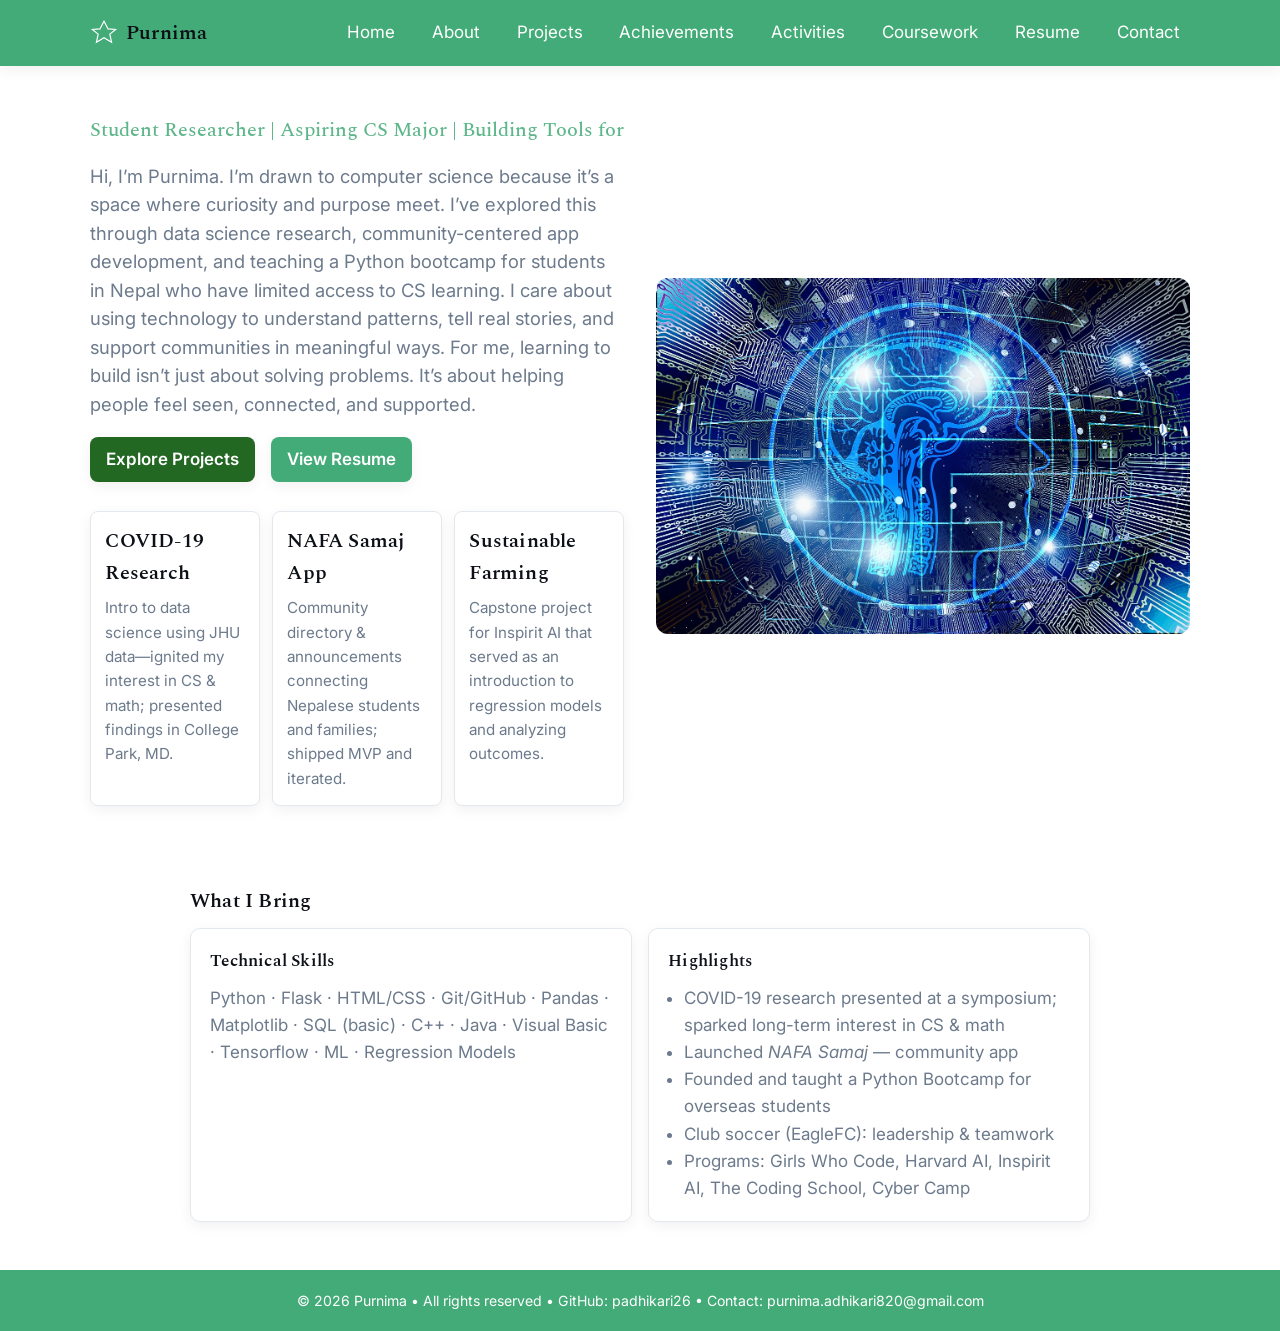
<file: index.html>
<!DOCTYPE html>
<html lang="en">
<head>
  <meta charset="utf-8" />
  <meta name="viewport" content="width=device-width, initial-scale=1" />
  <title>Purnima • Student Researcher & Aspiring CS Major</title>
  <!-- Google Fonts -->
  <link rel="preconnect" href="https://fonts.googleapis.com">
  <link rel="preconnect" href="https://fonts.gstatic.com" crossorigin>
  <link href="https://fonts.googleapis.com/css2?family=Inter:wght@300;400;600;700&display=swap" rel="stylesheet">
  <!-- Custom CSS -->
  <link rel="stylesheet" href="assets/css/style.css" />
  <script defer src="assets/js/main.js"></script>
  <meta name="description" content="I’m Purnima—high school senior, student researcher, and aspiring CS major. I build practical CS tools for learning and community, I’m open and willing to learn with the right resources, and I want to make an impact. Highlights: COVID-19 research, NAFA Samaj app, Python bootcamp teaching." />
</head>
<body>
  <!-- Accessible skip link -->
  <a class="skip-link" href="#main" style="position:absolute;left:-10000px;top:auto;width:1px;height:1px;overflow:hidden;">Skip to content</a>

  <!-- Header Navigation -->
  <header>
    <div class="container">
      <nav class="navbar" aria-label="Main navigation">
        <a class="brand" href="index.html" aria-current="page">
          <svg viewBox="0 0 24 24" fill="none" aria-hidden="true" width="28" height="28">
            <path d="M12 2l3.5 6.5L22 9l-5 4 1.5 7L12 16l-6.5 4L7 13 2 9l6.5-.5L12 2z" stroke="currentColor" />
          </svg>
          <span>Purnima</span>
        </a>
        <div class="nav-links">
          <a href="index.html" aria-current="page">Home</a>
          <a href="about.html">About</a>
          <a href="projects.html">Projects</a>
          <a href="achievements.html">Achievements</a>
          <a href="activities.html">Activities</a>
          <a href="coursework.html">Coursework</a>
          <a href="resume.html">Resume</a>
          <a href="contact.html">Contact</a>
        </div>
        <div class="hamburger" aria-label="Open navigation menu" role="button" tabindex="0">
          <span></span><span></span><span></span>
        </div>
        <div class="mobile-menu" aria-label="Mobile menu">
          <a href="index.html" aria-current="page">Home</a>
          <a href="about.html">About</a>
          <a href="projects.html">Projects</a>
          <a href="achievements.html">Achievements</a>
          <a href="activities.html">Activities</a>
          <a href="coursework.html">Coursework</a>
          <a href="resume.html">Resume</a>
          <a href="contact.html">Contact</a>
        </div>
      </nav>
    </div>
  </header>

  <!-- Main Content -->
  <main id="main" tabindex="-1">

    <!-- Hero Section -->
    <section style="padding-top:3rem;">
      <div class="container grid grid-2" style="align-items:center; gap:2rem;">
        <div>
          <div class="flashing-title-container" aria-live="polite">
            <p class="flashing-title">
              Student Researcher | Aspiring CS Major | Building Tools for Learning, Community, and Impact
            </p>
          </div>                    
          <p style="font-size:1.15rem;color:var(--muted);max-width:680px;line-height:1.55;">
            Hi, I’m Purnima. I’m drawn to computer science because it’s a space where curiosity and purpose meet. 
            I’ve explored this through data science research, community-centered app development, and teaching a 
            Python bootcamp for students in Nepal who have limited access to CS learning. I care about using technology 
            to understand patterns, tell real stories, and support communities in meaningful ways. For me, learning to 
            build isn’t just about solving problems. It’s about helping people feel seen, connected, and supported.
          </p>
          

          <div style="margin-top:1.2rem; display:flex; gap:1rem; flex-wrap:wrap;">
            <a href="projects.html" class="btn" aria-label="Explore Projects">Explore Projects</a>
            <a href="resume.html" class="btn" style="background-color:var(--primary);" aria-label="View Resume">View Resume</a>
          </div>

          <!-- Hero Tiles -->
          <div style="margin-top:1.8rem; display:grid; grid-template-columns:repeat(3,1fr); gap:0.75rem;">
            <a href="projects.html#covid-research" class="card" style="text-decoration:none;color:inherit;display:block;padding:0.9rem;border-radius:8px;">
              <h3 style="margin:0 0 0.4rem 0;">COVID-19 Research</h3>
              <p style="margin:0;font-size:0.95rem;color:var(--muted);">Intro to data science using JHU data—ignited my interest in CS & math; presented findings in College Park, MD.</p>
            </a>
            <a href="projects.html#nafa-samaj" class="card" style="text-decoration:none;color:inherit;display:block;padding:0.9rem;border-radius:8px;">
              <h3 style="margin:0 0 0.4rem 0;">NAFA Samaj App</h3>
              <p style="margin:0;font-size:0.95rem;color:var(--muted);">Community directory & announcements connecting Nepalese students and families; shipped MVP and iterated.</p>
            </a>
            <a href="projects.html#inspirit-ai" class="card" style="text-decoration:none;color:inherit;display:block;padding:0.9rem;border-radius:8px;">
              <h3 style="margin:0 0 0.4rem 0;">Sustainable Farming</h3>
              <p style="margin:0;font-size:0.95rem;color:var(--muted);">Capstone project for Inspirit AI that served as an introduction to regression models and analyzing outcomes.</p>
            </a>
          </div>
        </div>

        <div style="text-align:center;">
          <img src="cached_assets_used/ai_concept.jpg" alt="Abstract AI network visualization representing data, models, and connections" style="width:100%;border-radius:12px;object-fit:cover;" />
        </div>
      </div>
    </section>

    <!-- What I Bring Section -->
    <section aria-labelledby="skills-heading" style="padding-bottom:3rem;">
      <div class="container" style="max-width:900px;">
        <h3 id="skills-heading" style="margin-bottom:0.6rem;">What I Bring</h3>
        <div style="display:flex; gap:1rem; flex-wrap:wrap;">
          <div class="card" style="flex:1; min-width:200px;">
            <h4 style="margin-top:0;">Technical Skills</h4>
            <p style="margin:0;color:var(--muted);">Python · Flask · HTML/CSS · Git/GitHub · Pandas · Matplotlib · SQL (basic) · C++ · Java · Visual Basic · Tensorflow · ML · Regression Models</p>
          </div>
          <div class="card" style="flex:1; min-width:200px;">
            <h4 style="margin-top:0;">Highlights</h4>
            <ul style="margin:0;color:var(--muted);padding-left:1rem;">
              <li>COVID-19 research presented at a symposium; sparked long-term interest in CS & math</li>
              <li>Launched <em>NAFA Samaj</em> — community app</li>
              <li>Founded and taught a Python Bootcamp for overseas students </li>
              <li>Club soccer (EagleFC): leadership & teamwork </li>
              <li>Programs: Girls Who Code, Harvard AI, Inspirit AI, The Coding School, Cyber Camp</li>
            </ul>
          </div>
        </div>
      </div>
    </section>

  </main>

  <footer>
    © <span id="year"></span> Purnima • All rights reserved • GitHub: padhikari26 • Contact: purnima.adhikari820@gmail.com
  </footer>

  <script>
    document.getElementById('year').textContent = new Date().getFullYear();
    (function () {
      var hb = document.querySelector('.hamburger');
      var menu = document.querySelector('.mobile-menu');
      if (hb && menu) {
        hb.addEventListener('click', function () { menu.classList.toggle('open'); });
        hb.addEventListener('keypress', function (e) { if (e.key === 'Enter' || e.key === ' ') menu.classList.toggle('open'); });
      }
    })();
  </script>
</body>
</html>
</file>
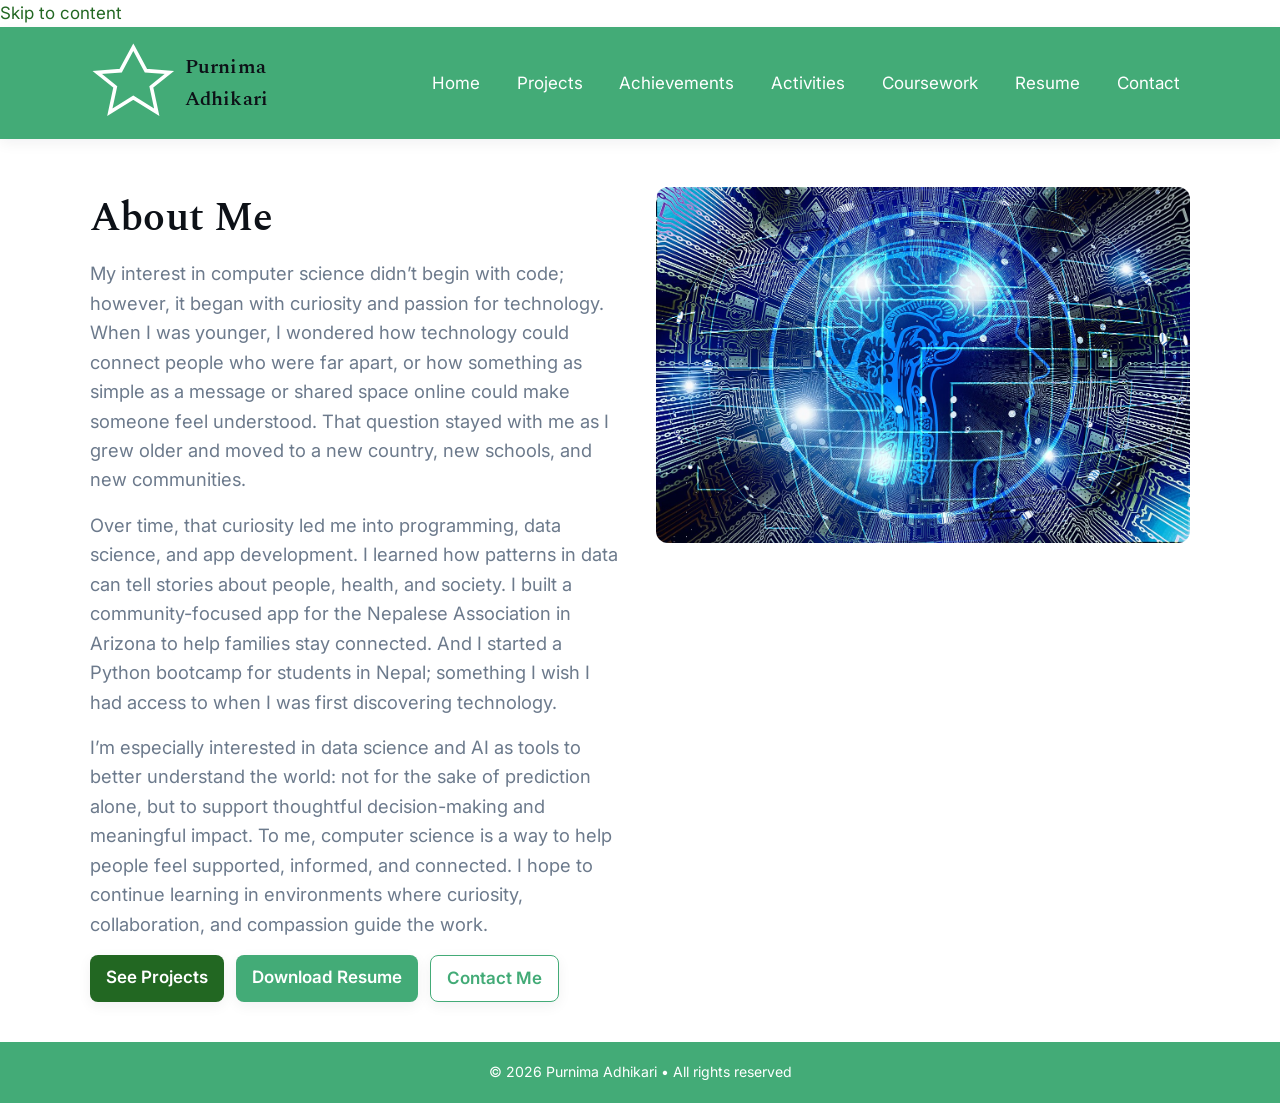
<file: about.html>
<!DOCTYPE html>
<html lang="en">
<head>
  <meta charset="utf-8" />
  <meta name="viewport" content="width=device-width, initial-scale=1" />
  <title>About Me • Purnima Adhikari</title>
  <link rel="preconnect" href="https://fonts.googleapis.com">
  <link rel="preconnect" href="https://fonts.gstatic.com" crossorigin>
  <link href="https://fonts.googleapis.com/css2?family=Inter:wght@300;400;600;700&display=swap" rel="stylesheet">
  <link rel="stylesheet" href="assets/css/style.css" />
  <script defer src="assets/js/main.js"></script>
  <meta name="description" content="About Purnima Adhikari — high school senior and aspiring CS major. I build practical CS tools for learning and community, and I’m driven by curiosity, service, and the belief that technology can bridge distance." />
</head>
<body>
  <a class="skip-link" href="#main">Skip to content</a>

  <header>
    <div class="container">
      <nav class="navbar" aria-label="Main navigation">
        <a class="brand" href="index.html">
          <svg viewBox="0 0 24 24" fill="none" aria-hidden="true">
            <path d="M12 2l3.5 6.5L22 9l-5 4 1.5 7L12 16l-6.5 4L7 13 2 9l6.5-.5L12 2z" stroke="currentColor" />
          </svg>
          <span>Purnima Adhikari</span>
        </a>
        <div class="nav-links">
          <a href="index.html">Home</a>
          <a href="projects.html">Projects</a>
          <a href="achievements.html">Achievements</a>
          <a href="activities.html">Activities</a>
          <a href="coursework.html">Coursework</a>
          <a href="resume.html">Resume</a>
          <a href="contact.html">Contact</a>
        </div>
      </nav>
    </div>
  </header>

  <main id="main" tabindex="-1">
    <section style="padding-top:3rem;">
      <div class="container grid grid-2" style="align-items:flex-start; gap:2rem;">
        <div>
          <h1 style="font-size:2.5rem;margin-bottom:0.5rem;">About Me</h1>

          <p style="font-size:1.15rem;color:var(--muted);line-height:1.6;margin-bottom:1rem;">
            My interest in computer science didn’t begin with code; however, it began with curiosity and passion for technology. When I was younger, I wondered 
            how technology could connect people who were far apart, or how something as simple as a message or shared space 
            online could make someone feel understood. That question stayed with me as I grew older and moved to a new country, 
            new schools, and new communities.
          </p>
          
          <p style="font-size:1.15rem;color:var(--muted);line-height:1.6;margin-bottom:1rem;">
            Over time, that curiosity led me into programming, data science, and app development. I learned how patterns in data 
            can tell stories about people, health, and society. I built a community-focused app for the Nepalese Association in 
            Arizona to help families stay connected. And I started a Python bootcamp for students in Nepal; something I wish I 
            had access to when I was first discovering technology.
          </p>
          
          <p style="font-size:1.15rem;color:var(--muted);line-height:1.6;margin-bottom:1rem;">
            I’m especially interested in data science and AI as tools to better understand the world: not for the sake of 
            prediction alone, but to support thoughtful decision-making and meaningful impact. To me, computer science is a way 
            to help people feel supported, informed, and connected. I hope to continue learning in environments where curiosity, 
            collaboration, and compassion guide the work.
          </p>          

          <div style="margin-top:1rem; display:flex; gap:0.75rem; flex-wrap:wrap;">
            <a href="projects.html" class="btn">See Projects</a>
            <a href="resume.html" class="btn" style="background-color:var(--primary);">Download Resume</a>
            <a href="contact.html" class="btn" style="background-color:transparent;border:1px solid var(--primary);color:var(--primary);">Contact Me</a>
          </div>
        </div>

        <div style="text-align:center;">
          <img src="cached_assets_used/ai_concept.jpg" alt="Abstract illustration symbolizing curiosity, data, and connection" style="width:100%;border-radius:12px;object-fit:cover;" />
        </div>
      </div>
    </section>
  </main>

  <footer>
    © <span id="year"></span> Purnima Adhikari • All rights reserved
  </footer>
  <script>
    document.getElementById('year').textContent = new Date().getFullYear();
  </script>
</body>
</html>
</file>
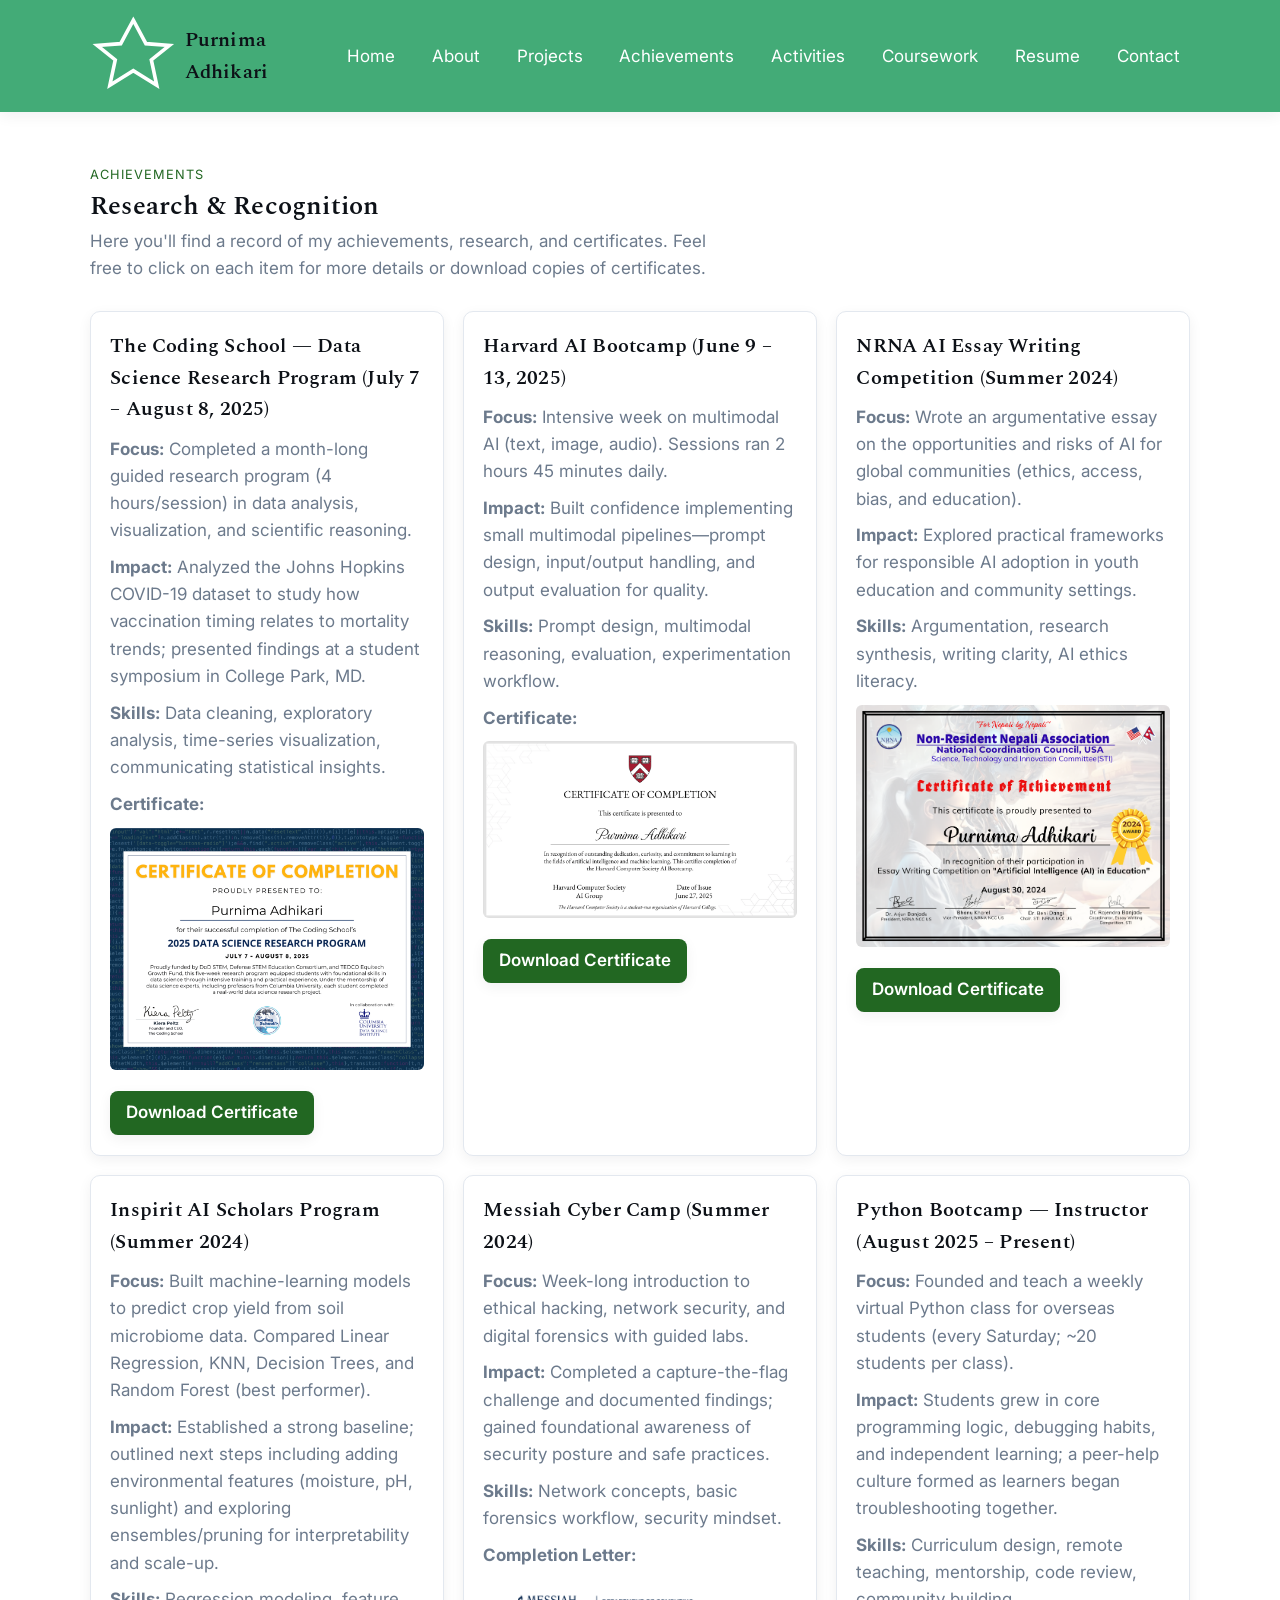
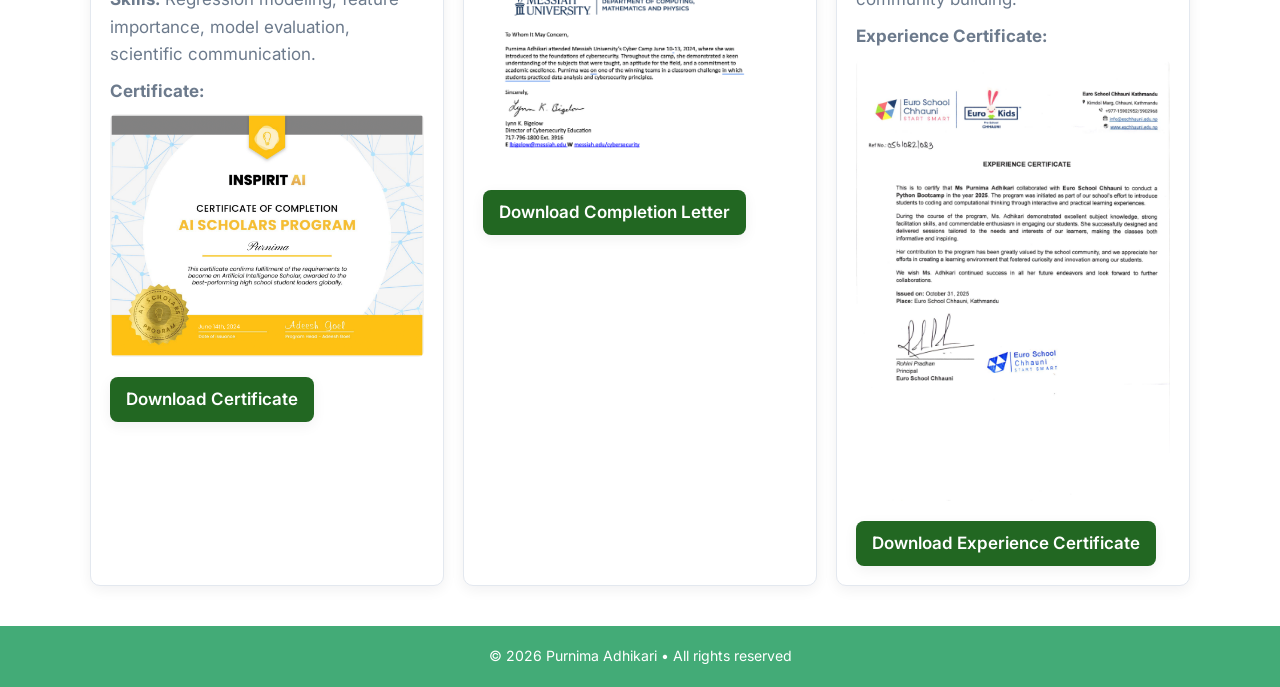
<file: achievements.html>
<!DOCTYPE html>
<html lang="en">
<head>
  <meta charset="utf-8" />
  <meta name="viewport" content="width=device-width, initial-scale=1" />
  <title>Achievements • Purnima Adhikari</title>
  <link rel="preconnect" href="https://fonts.googleapis.com">
  <link rel="preconnect" href="https://fonts.gstatic.com" crossorigin>
  <link href="https://fonts.googleapis.com/css2?family=Inter:wght@300;400;600;700&display=swap" rel="stylesheet">
  <link rel="stylesheet" href="assets/css/style.css" />
  <script defer src="assets/js/main.js"></script>
  <meta name="description" content="See the awards and recognitions received by Purnima Adhikari including hackathon wins, scholarships and certifications." />
</head>
<body>
  <a class="skip-link" href="#main" style="position:absolute;left:-10000px;top:auto;width:1px;height:1px;overflow:hidden;">Skip to content</a>
  <header>
    <div class="container">
      <nav class="navbar" aria-label="Main navigation">
        <a class="brand" href="index.html">
          <svg viewBox="0 0 24 24" fill="none" aria-hidden="true"><path d="M12 2l3.5 6.5L22 9l-5 4 1.5 7L12 16l-6.5 4L7 13 2 9l6.5-.5L12 2z" stroke="currentColor" /></svg>
          <span>Purnima Adhikari</span>
        </a>
        <div class="nav-links">
          <a href="index.html">Home</a>
          <a href="about.html">About</a>
          <a href="projects.html">Projects</a>
          <a href="achievements.html">Achievements</a>
          <a href="activities.html">Activities</a>
          <a href="coursework.html">Coursework</a>
          <a href="resume.html">Resume</a>
          <a href="contact.html">Contact</a>
        </div>
        <div class="hamburger" aria-label="Open navigation menu" role="button" tabindex="0"><span></span><span></span><span></span></div>
        <div class="mobile-menu" aria-label="Mobile menu">
          <a href="index.html">Home</a>
          <a href="about.html">About</a>
          <a href="projects.html">Projects</a>
          <a href="achievements.html">Achievements</a>
          <a href="activities.html">Activities</a>
          <a href="coursework.html">Coursework</a>
          <a href="resume.html">Resume</a>
          <a href="contact.html">Contact</a>
        </div>
      </nav>
    </div>
  </header>

  <main id="main">
    <section style="padding-top:3rem;">
      <div class="container">
        <div class="section-header">
          <span class="kicker">Achievements</span>
          <h2 class="title">Research & Recognition</h2>
          <p class="desc">Here you'll find a record of my achievements, research, and certificates. Feel free to click on each item for more details or download copies of certificates.</p>
        </div>

        <div class="grid grid-2">

          <!-- The Coding School -->
          <div class="card">
            <h3>The Coding School — Data Science Research Program (July 7 – August 8, 2025)</h3>
            <p><strong>Focus:</strong> Completed a month-long guided research program (4 hours/session) in data analysis, visualization, and scientific reasoning.</p>
            <p><strong>Impact:</strong> Analyzed the Johns Hopkins COVID-19 dataset to study how vaccination timing relates to mortality trends; presented findings at a student symposium in College Park, MD.</p>
            <p><strong>Skills:</strong> Data cleaning, exploratory analysis, time-series visualization, communicating statistical insights.</p>
            <p><strong>Certificate:</strong></p>
            <img src="resources/Purnima Adhikari 2025 DSRP Certificate-1.png" alt="The Coding School Data Science Research Program certificate" style="width:100%;border-radius:6px;object-fit:cover;" />
            <div style="margin-top:0.7rem;">
              <a href="resources/Purnima Adhikari 2025 DSRP Certificate-1.png" class="btn" download>Download Certificate</a>
            </div>
          </div>

          <!-- Harvard AI Bootcamp -->
          <div class="card">
            <h3>Harvard AI Bootcamp (June 9 – 13, 2025)</h3>
            <p><strong>Focus:</strong> Intensive week on multimodal AI (text, image, audio). Sessions ran 2 hours 45 minutes daily.</p>
            <p><strong>Impact:</strong> Built confidence implementing small multimodal pipelines—prompt design, input/output handling, and output evaluation for quality.</p>
            <p><strong>Skills:</strong> Prompt design, multimodal reasoning, evaluation, experimentation workflow.</p>
            <p><strong>Certificate:</strong></p>
            <img src="resources/Certificate_Purnima Adhikari-1.png" alt="Harvard AI Bootcamp certificate" style="width:100%;border-radius:6px;object-fit:cover;" />
            <div style="margin-top:0.7rem;">
              <a href="resources/Certificate_Purnima Adhikari-1.png" class="btn" download>Download Certificate</a>
            </div>
          </div>

          <!-- NRNA AI Essay -->
          <div class="card">
            <h3>NRNA AI Essay Writing Competition (Summer 2024)</h3>
            <p><strong>Focus:</strong> Wrote an argumentative essay on the opportunities and risks of AI for global communities (ethics, access, bias, and education).</p>
            <p><strong>Impact:</strong> Explored practical frameworks for responsible AI adoption in youth education and community settings.</p>
            <p><strong>Skills:</strong> Argumentation, research synthesis, writing clarity, AI ethics literacy.</p>
            <img src="resources/Purnima Adhikari.png" alt="NRNA AI Essay Competition certificate" style="width:100%;border-radius:6px;object-fit:cover;" />
            <div style="margin-top:0.7rem;">
              <a href="resources/Purnima Adhikari.png" class="btn" download>Download Certificate</a>
            </div>
          </div>

          <!-- Inspirit AI -->
          <div class="card">
            <h3>Inspirit AI Scholars Program (Summer 2024)</h3>
            <p><strong>Focus:</strong> Built machine-learning models to predict crop yield from soil microbiome data. Compared Linear Regression, KNN, Decision Trees, and Random Forest (best performer).</p>
            <p><strong>Impact:</strong> Established a strong baseline; outlined next steps including adding environmental features (moisture, pH, sunlight) and exploring ensembles/pruning for interpretability and scale-up.</p>
            <p><strong>Skills:</strong> Regression modeling, feature importance, model evaluation, scientific communication.</p>
            <p><strong>Certificate:</strong></p>
            <img src="resources/Purnima Scholars Certificate-1.png" alt="Inspirit AI Scholars certificate" style="width:100%;border-radius:6px;object-fit:cover;" />
            <div style="margin-top:0.7rem;">
              <a href="resources/Purnima Scholars Certificate-1.png" class="btn" download>Download Certificate</a>
            </div>
          </div>

          <!-- Messiah Cyber Camp -->
          <div class="card">
            <h3>Messiah Cyber Camp (Summer 2024)</h3>
            <p><strong>Focus:</strong> Week-long introduction to ethical hacking, network security, and digital forensics with guided labs.</p>
            <p><strong>Impact:</strong> Completed a capture-the-flag challenge and documented findings; gained foundational awareness of security posture and safe practices.</p>
            <p><strong>Skills:</strong> Network concepts, basic forensics workflow, security mindset.</p>
            <p><strong>Completion Letter:</strong></p>
            <img src="resources/Cyber Camp Letter Completion.png" alt="Messiah Cyber Camp completion letter" style="width:100%;border-radius:6px;object-fit:cover;" />
            <div style="margin-top:0.7rem;">
              <a href="resources/Cyber Camp Letter Completion.docx" class="btn" download>Download Completion Letter</a>
            </div>
          </div>

          <!-- Python Bootcamp -->
          <div class="card">
            <h3>Python Bootcamp — Instructor (August 2025 – Present)</h3>
            <p><strong>Focus:</strong> Founded and teach a weekly virtual Python class for overseas students (every Saturday; ~20 students per class).</p>
            <p><strong>Impact:</strong> Students grew in core programming logic, debugging habits, and independent learning; a peer-help culture formed as learners began troubleshooting together.</p>
            <p><strong>Skills:</strong> Curriculum design, remote teaching, mentorship, code review, community building.</p>
            <p><strong>Experience Certificate:</strong></p>
            <img src="resources/Image-Purnima Adhikari_Experience Certificate001.png" alt="Python Bootcamp instructor experience certificate" style="width:100%;border-radius:6px;object-fit:cover;" />
            <div style="margin-top:0.7rem;">
              <a href="resources/Image-Purnima Adhikari_Experience Certificate001.png" class="btn" download>Download Experience Certificate</a>
            </div>
          </div>

        </div>
      </div>
    </section>
  </main>

  <footer>
    © <span id="year"></span> Purnima Adhikari • All rights reserved
  </footer>
  <script>
    document.getElementById('year').textContent = new Date().getFullYear();
  </script>
</body>
</html>
</file>
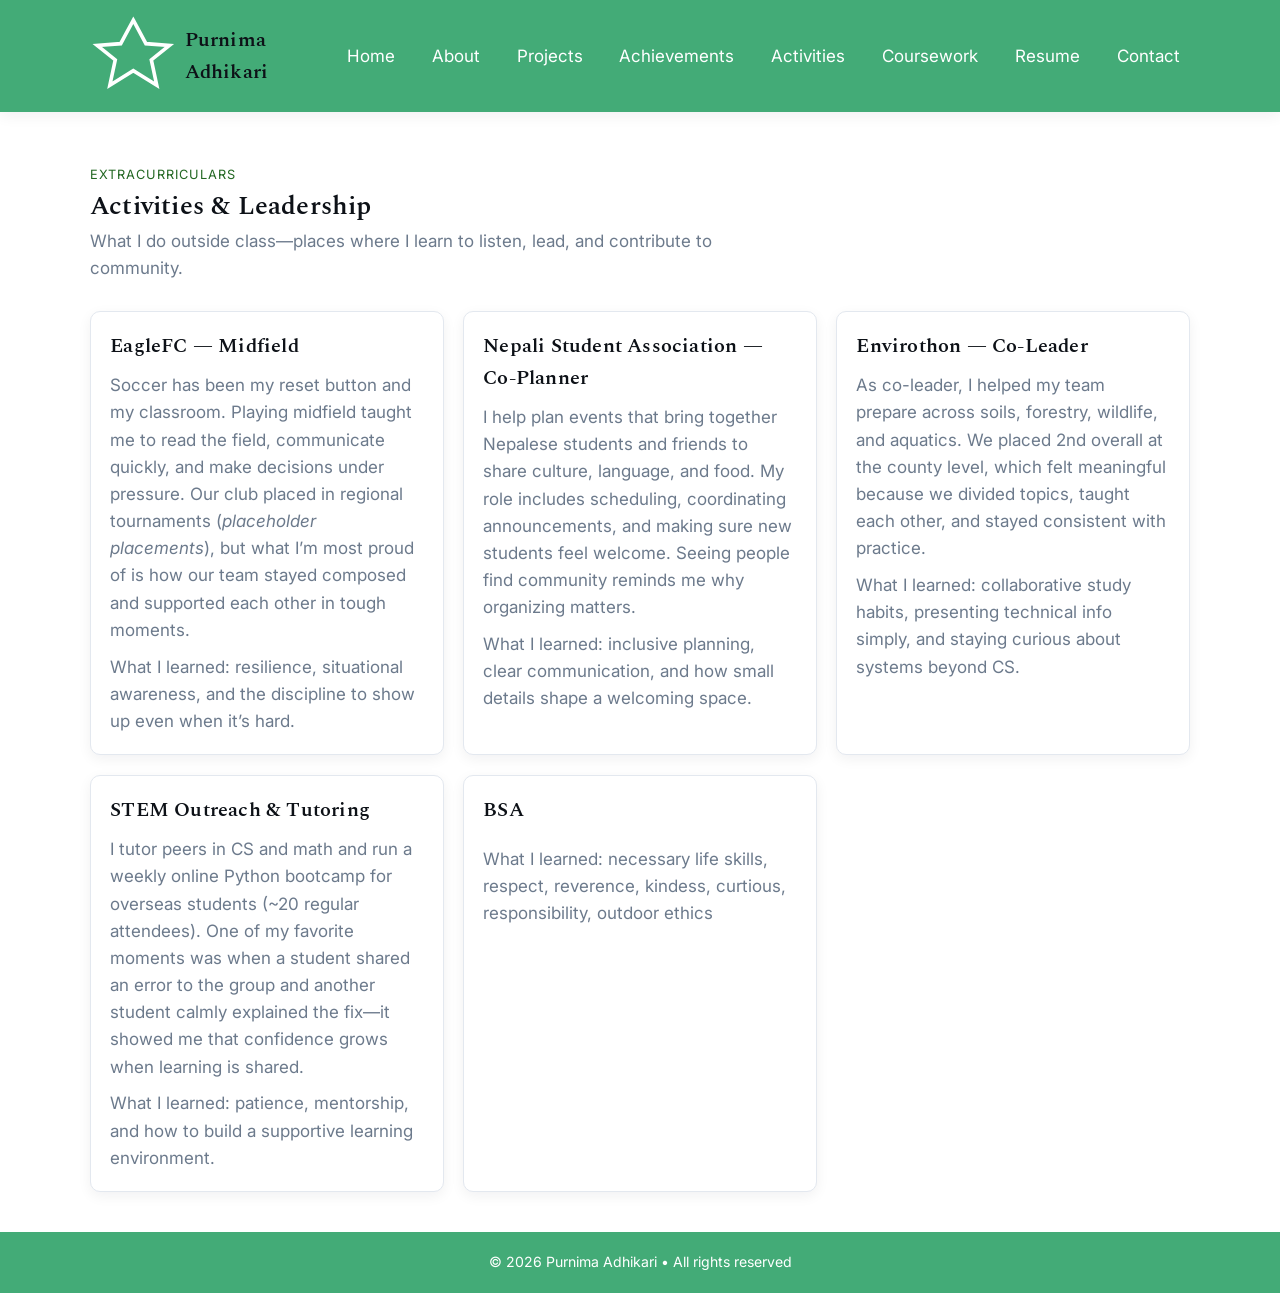
<file: activities.html>
<!DOCTYPE html>
<html lang="en">
<head>
  <meta charset="utf-8" />
  <meta name="viewport" content="width=device-width, initial-scale=1" />
  <title>Activities • Purnima Adhikari</title>
  <!-- Google Fonts -->
  <link rel="preconnect" href="https://fonts.googleapis.com">
  <link rel="preconnect" href="https://fonts.gstatic.com" crossorigin>
  <link href="https://fonts.googleapis.com/css2?family=Inter:wght@300;400;600;700&display=swap" rel="stylesheet">
  <!-- Custom styles -->
  <link rel="stylesheet" href="assets/css/style.css" />
  <!-- Mobile menu script -->
  <script defer src="assets/js/main.js"></script>
  <meta name="description" content="Discover Purnima Adhikari’s extracurricular activities and leadership roles." />
</head>
<body>
  <!-- Skip link for accessibility -->
  <a class="skip-link" href="#main" style="position:absolute;left:-10000px;top:auto;width:1px;height:1px;overflow:hidden;">Skip to content</a>
  <!-- Header navigation -->
  <header>
    <div class="container">
      <nav class="navbar" aria-label="Main navigation">
        <a class="brand" href="index.html">
          <svg viewBox="0 0 24 24" fill="none" aria-hidden="true"><path d="M12 2l3.5 6.5L22 9l-5 4 1.5 7L12 16l-6.5 4L7 13 2 9l6.5-.5L12 2z" stroke="currentColor" /></svg>
          <span>Purnima Adhikari</span>
        </a>
        <div class="nav-links">
          <a href="index.html">Home</a>
          <a href="about.html">About</a>
          <a href="projects.html">Projects</a>
          <a href="achievements.html">Achievements</a>
          <a href="activities.html">Activities</a>
          <a href="coursework.html">Coursework</a>
          <a href="resume.html">Resume</a>
          <a href="contact.html">Contact</a>
        </div>
        <div class="hamburger" aria-label="Open navigation menu" role="button" tabindex="0"><span></span><span></span><span></span></div>
        <div class="mobile-menu" aria-label="Mobile menu">
          <a href="index.html">Home</a>
          <a href="about.html">About</a>
          <a href="projects.html">Projects</a>
          <a href="achievements.html">Achievements</a>
          <a href="activities.html">Activities</a>
          <a href="coursework.html">Coursework</a>
          <a href="resume.html">Resume</a>
          <a href="contact.html">Contact</a>
        </div>
      </nav>
    </div>
  </header>

  <main id="main">
    <section style="padding-top:3rem;">
      <div class="container">
        <div class="section-header">
          <span class="kicker">Extracurriculars</span>
          <h2 class="title">Activities &amp; Leadership</h2>
          <p class="desc">What I do outside class—places where I learn to listen, lead, and contribute to community.</p>
        </div>
        <div class="grid grid-2">
          <!-- Soccer / Athletics -->
          <div class="card">
            <h3>EagleFC — Midfield</h3>
            <p>Soccer has been my reset button and my classroom. Playing midfield taught me to read the field, communicate quickly, and make decisions under pressure. Our club placed in regional tournaments (<em>placeholder placements</em>), but what I’m most proud of is how our team stayed composed and supported each other in tough moments.</p>
            <p>What I learned: resilience, situational awareness, and the discipline to show up even when it’s hard.</p>
          </div>
          <!-- Nepali Student Association -->
          <div class="card">
            <h3>Nepali Student Association — Co-Planner</h3>
            <p>I help plan events that bring together Nepalese students and friends to share culture, language, and food. My role includes scheduling, coordinating announcements, and making sure new students feel welcome. Seeing people find community reminds me why organizing matters.</p>
            <p>What I learned: inclusive planning, clear communication, and how small details shape a welcoming space.</p>
          </div>
          <!-- Envirothon -->
          <div class="card">
            <h3>Envirothon — Co-Leader</h3>
            <p>As co-leader, I helped my team prepare across soils, forestry, wildlife, and aquatics. We placed 2nd overall at the county level, which felt meaningful because we divided topics, taught each other, and stayed consistent with practice.</p>
            <p>What I learned: collaborative study habits, presenting technical info simply, and staying curious about systems beyond CS.</p>
          </div>
          <!-- STEM Outreach & Tutoring -->
          <div class="card">
            <h3>STEM Outreach &amp; Tutoring</h3>
            <p>I tutor peers in CS and math and run a weekly online Python bootcamp for overseas students (~20 regular attendees). One of my favorite moments was when a student shared an error to the group and another student calmly explained the fix—it showed me that confidence grows when learning is shared.</p>
            <p>What I learned: patience, mentorship, and how to build a supportive learning environment.</p>
          </div>
          <!-- BSA -->
          <div class="card">
            <h3>BSA</h3>
            <p></p>
            <p>What I learned: necessary life skills, respect, reverence, kindess, curtious, responsibility, outdoor ethics </p>
          </div>
        </div>
      </div>
    </section>
  </main>

  <footer>
    © <span id="year"></span> Purnima Adhikari • All rights reserved
  </footer>
  <script>
    document.getElementById('year').textContent = new Date().getFullYear();
  </script>
</body>
</html>
</file>
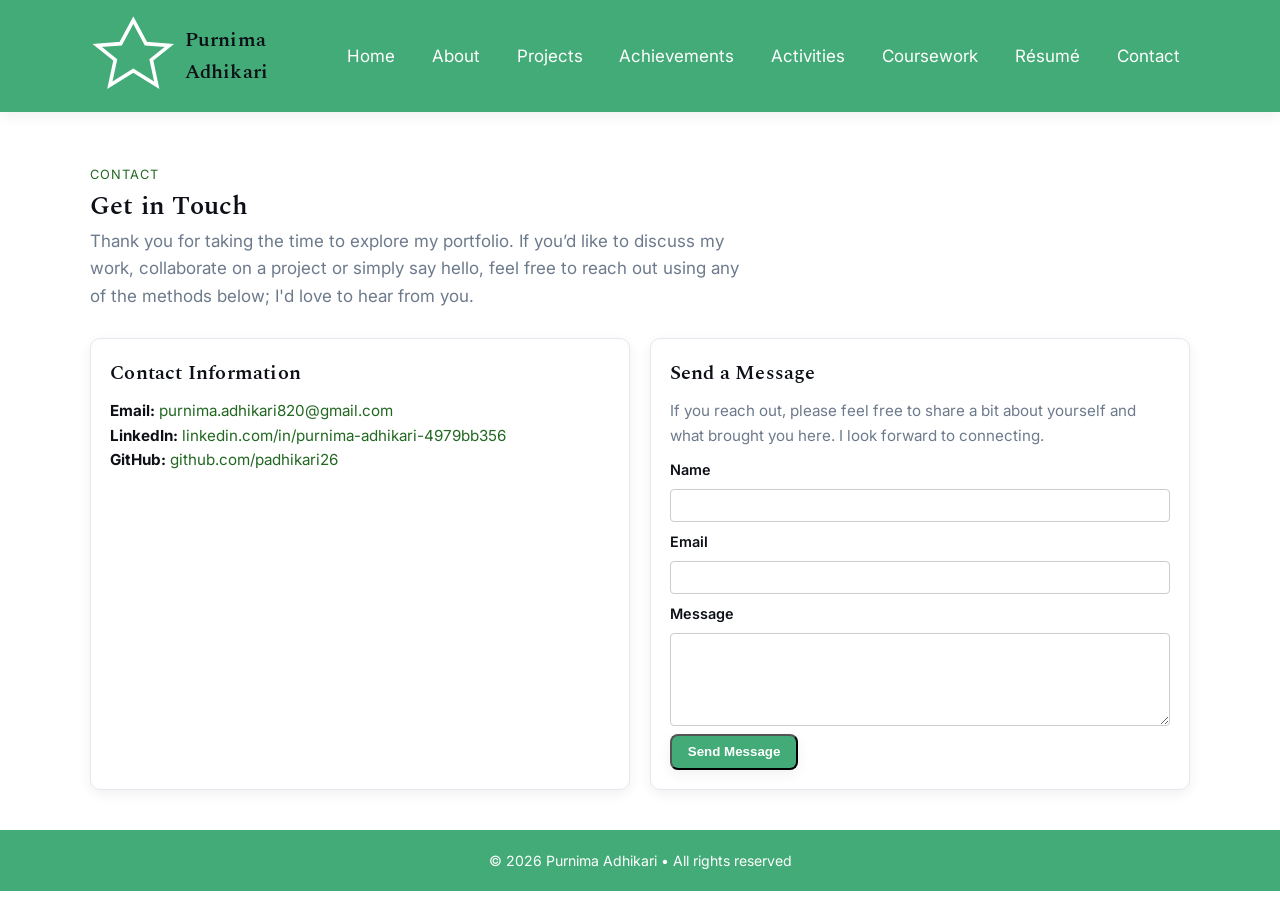
<file: contact.html>
<!DOCTYPE html>
<html lang="en">
<head>
  <meta charset="utf-8" />
  <meta name="viewport" content="width=device-width, initial-scale=1" />
  <title>Contact • Purnima Adhikari</title>
  <!-- Google Fonts -->
  <link rel="preconnect" href="https://fonts.googleapis.com">
  <link rel="preconnect" href="https://fonts.gstatic.com" crossorigin>
  <link href="https://fonts.googleapis.com/css2?family=Inter:wght@300;400;600;700&display=swap" rel="stylesheet">
  <!-- Custom styles -->
  <link rel="stylesheet" href="assets/css/style.css" />
  <!-- Mobile menu script -->
  <script defer src="assets/js/main.js"></script>
  <meta name="description" content="Get in touch with Purnima Adhikari via email, LinkedIn or GitHub." />
</head>
<body>
  <a class="skip-link" href="#main" style="position:absolute;left:-10000px;top:auto;width:1px;height:1px;overflow:hidden;">Skip to content</a>
  <header>
    <div class="container">
      <nav class="navbar" aria-label="Main navigation">
        <a class="brand" href="index.html">
          <svg viewBox="0 0 24 24" fill="none" aria-hidden="true"><path d="M12 2l3.5 6.5L22 9l-5 4 1.5 7L12 16l-6.5 4L7 13 2 9l6.5-.5L12 2z" stroke="currentColor" /></svg>
          <span>Purnima Adhikari</span>
        </a>
        <div class="nav-links">
          <a href="index.html">Home</a>
          <a href="about.html">About</a>
          <a href="projects.html">Projects</a>
          <a href="achievements.html">Achievements</a>
          <a href="activities.html">Activities</a>
          <a href="coursework.html">Coursework</a>
          <a href="resume.html">Résumé</a>
          <a href="contact.html">Contact</a>
        </div>
        <div class="hamburger" aria-label="Open navigation menu" role="button" tabindex="0"><span></span><span></span><span></span></div>
        <div class="mobile-menu" aria-label="Mobile menu">
          <a href="index.html">Home</a>
          <a href="about.html">About</a>
          <a href="projects.html">Projects</a>
          <a href="achievements.html">Achievements</a>
          <a href="activities.html">Activities</a>
          <a href="coursework.html">Coursework</a>
          <a href="resume.html">Résumé</a>
          <a href="contact.html">Contact</a>
        </div>
      </nav>
    </div>
  </header>

  <main id="main">
    <section style="padding-top:3rem;">
      <div class="container">
        <div class="section-header" style="text-align:left;">
          <span class="kicker">Contact</span>
          <h2 class="title">Get in Touch</h2>
          <p class="desc">Thank you for taking the time to explore my portfolio.  If you’d like to discuss my work, collaborate on a project or simply say hello, feel free to reach out using any of the methods below; I'd love to hear from you.</p>
        </div>
        <div class="grid grid-2">
          <!-- Contact details column -->
          <div class="card">
            <h3>Contact Information</h3>
            <ul style="list-style-type:none;margin:0;padding:0;font-size:0.95rem;">
              <li><strong>Email:</strong> <a href="mailto:purnima.adhikari820@gmail.com">purnima.adhikari820@gmail.com</a></li>
              <li><strong>LinkedIn:</strong> <a href="https://www.linkedin.com/in/purnima-adhikari-4979bb356/" target="_blank" rel="noopener">linkedin.com/in/purnima-adhikari-4979bb356</a></li>
              <li><strong>GitHub:</strong> <a href="https://github.com/padhikari26" target="_blank" rel="noopener">github.com/padhikari26</a></li>
            </ul>
          </div>
          <!-- Contact form column -->
          <div class="card">
            <h3>Send a Message</h3>
              <p style="font-size:0.95rem; color:var(--muted);">
                If you reach out, please feel free to share a bit about yourself and what brought you here. I look forward to connecting.
              </p>           
              <form action="#" method="POST" style="display:flex;flex-direction:column;gap:0.5rem;">
              <label for="name" style="font-weight:600;font-size:0.9rem;">Name</label>
              <input type="text" id="name" name="name" required style="padding:0.5rem;border:1px solid #ccc;border-radius:4px;">
              <label for="email" style="font-weight:600;font-size:0.9rem;">Email</label>
              <input type="email" id="email" name="email" required style="padding:0.5rem;border:1px solid #ccc;border-radius:4px;">
              <label for="message" style="font-weight:600;font-size:0.9rem;">Message</label>
              <textarea id="message" name="message" rows="5" required style="padding:0.5rem;border:1px solid #ccc;border-radius:4px;"></textarea>
              <button type="submit" class="btn" style="align-self:flex-start;background-color:var(--primary);">Send Message</button>
            </form>
          </div>
        </div>
      </div>
    </section>
  </main>

  <footer>
    © <span id="year"></span> Purnima Adhikari • All rights reserved
  </footer>
  <script>
    document.getElementById('year').textContent = new Date().getFullYear();
  </script>
</body>
</html>
</file>
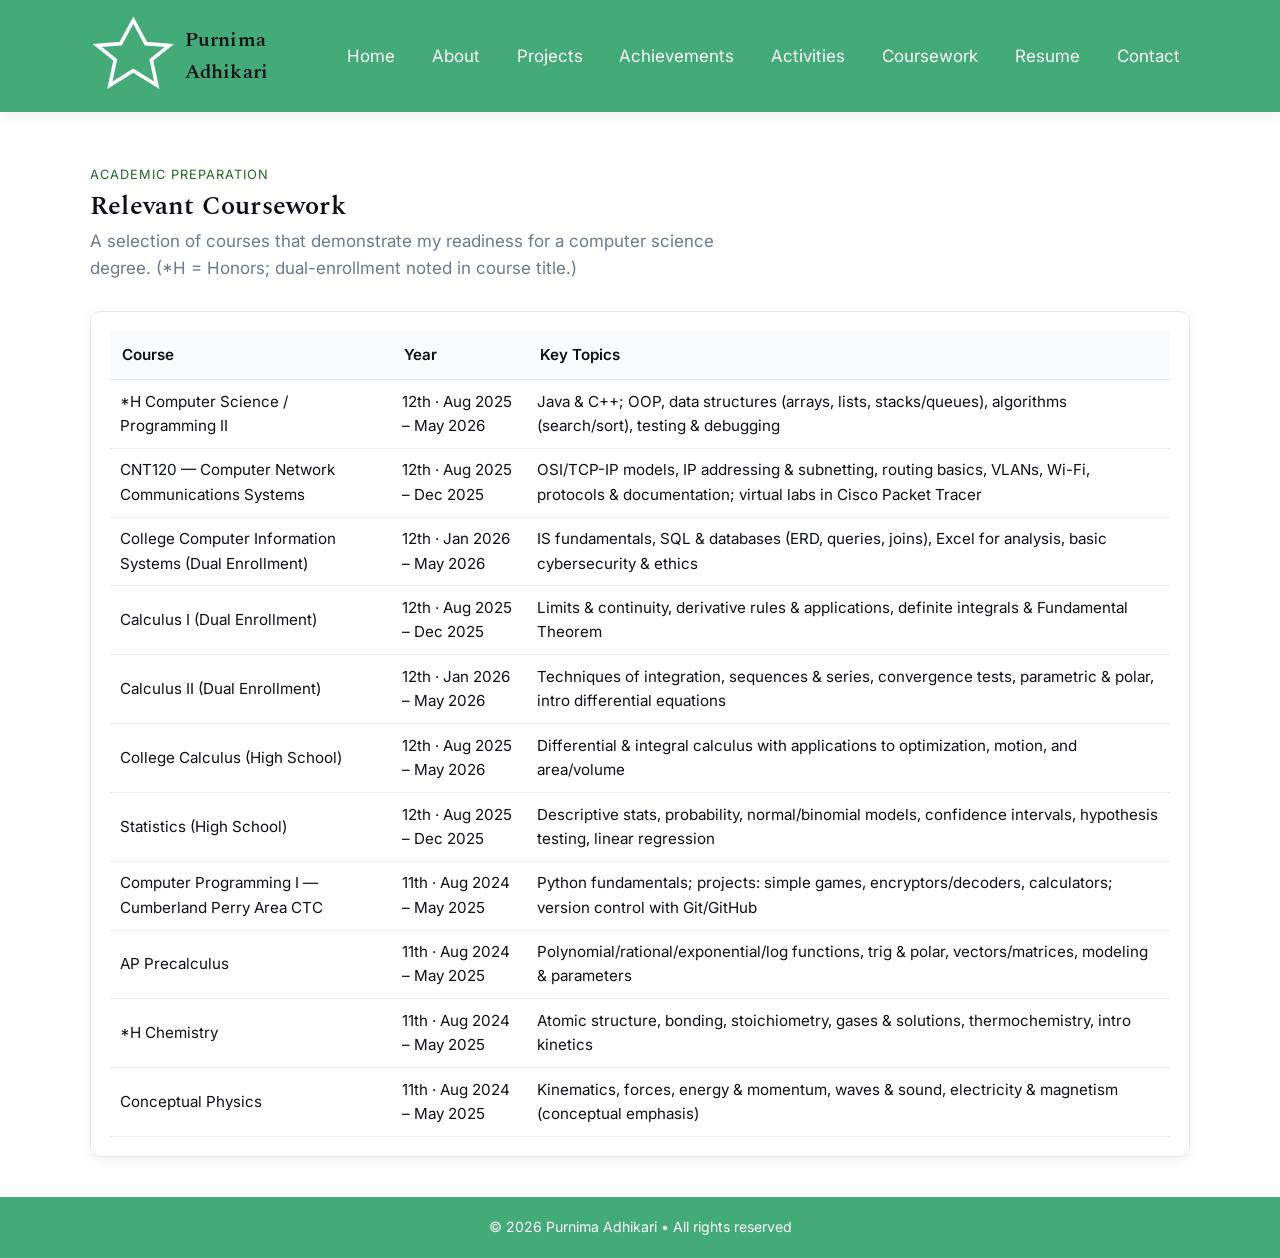
<file: coursework.html>
<!DOCTYPE html>
<html lang="en">
<head>
  <meta charset="utf-8" />
  <meta name="viewport" content="width=device-width, initial-scale=1" />
  <title>Coursework • Purnima Adhikari</title>
  <!-- Google Fonts -->
  <link rel="preconnect" href="https://fonts.googleapis.com">
  <link rel="preconnect" href="https://fonts.gstatic.com" crossorigin>
  <link href="https://fonts.googleapis.com/css2?family=Inter:wght@300;400;600;700&display=swap" rel="stylesheet">
  <!-- Custom styles -->
  <link rel="stylesheet" href="assets/css/style.css" />
  <!-- Mobile menu script -->
  <script defer src="assets/js/main.js"></script>
  <meta name="description" content="Review Purnima Adhikari’s academic coursework relevant to computer science." />
</head>
<body>
  <a class="skip-link" href="#main" style="position:absolute;left:-10000px;top:auto;width:1px;height:1px;overflow:hidden;">Skip to content</a>
  <header>
    <div class="container">
      <nav class="navbar" aria-label="Main navigation">
        <a class="brand" href="index.html">
          <svg viewBox="0 0 24 24" fill="none" aria-hidden="true"><path d="M12 2l3.5 6.5L22 9l-5 4 1.5 7L12 16l-6.5 4L7 13 2 9l6.5-.5L12 2z" stroke="currentColor" /></svg>
          <span>Purnima Adhikari</span>
        </a>
        <div class="nav-links">
          <a href="index.html">Home</a>
          <a href="about.html">About</a>
          <a href="projects.html">Projects</a>
          <a href="achievements.html">Achievements</a>
          <a href="activities.html">Activities</a>
          <a href="coursework.html" aria-current="page">Coursework</a>
          <a href="resume.html">Resume</a>
          <a href="contact.html">Contact</a>
        </div>
        <div class="hamburger" aria-label="Open navigation menu" role="button" tabindex="0"><span></span><span></span><span></span></div>
        <div class="mobile-menu" aria-label="Mobile menu">
          <a href="index.html">Home</a>
          <a href="about.html">About</a>
          <a href="projects.html">Projects</a>
          <a href="achievements.html">Achievements</a>
          <a href="activities.html">Activities</a>
          <a href="coursework.html">Coursework</a>
          <a href="resume.html">Resume</a>
          <a href="contact.html">Contact</a>
        </div>
      </nav>
    </div>
  </header>

  <main id="main">
    <section style="padding-top:3rem;">
      <div class="container">
        <div class="section-header">
          <span class="kicker">Academic Preparation</span>
          <h2 class="title">Relevant Coursework</h2>
          <p class="desc">A selection of courses that demonstrate my readiness for a computer science degree. (*H = Honors; dual-enrollment noted in course title.)</p>
        </div>
        <div class="card" style="overflow-x:auto;">
          <table class="course-table" style="width:100%;border-collapse:collapse;font-size:0.95rem;">
            <thead>
              <tr>
                <th style="text-align:left;padding:0.75rem;border-bottom:1px solid #e6e6e6;background-color:#f9fafc;">Course</th>
                <th style="text-align:left;padding:0.75rem;border-bottom:1px solid #e6e6e6;background-color:#f9fafc;">Year</th>
                <th style="text-align:left;padding:0.75rem;border-bottom:1px solid #e6e6e6;background-color:#f9fafc;">Key Topics</th>
              </tr>
            </thead>
            <tbody>
              <tr>
                <td style="padding:0.6rem;border-bottom:1px solid #f0f0f0;">*H Computer Science / Programming II</td>
                <td style="padding:0.6rem;border-bottom:1px solid #f0f0f0;">12th · Aug 2025 – May 2026</td>
                <td style="padding:0.6rem;border-bottom:1px solid #f0f0f0;">Java &amp; C++; OOP, data structures (arrays, lists, stacks/queues), algorithms (search/sort), testing &amp; debugging</td>
              </tr>

              <tr>
                <td style="padding:0.6rem;border-bottom:1px solid #f0f0f0;">CNT120 — Computer Network Communications Systems</td>
                <td style="padding:0.6rem;border-bottom:1px solid #f0f0f0;">12th · Aug 2025 – Dec 2025</td>
                <td style="padding:0.6rem;border-bottom:1px solid #f0f0f0;">OSI/TCP-IP models, IP addressing &amp; subnetting, routing basics, VLANs, Wi-Fi, protocols &amp; documentation; virtual labs in Cisco Packet Tracer</td>
              </tr>

              <tr>
                <td style="padding:0.6rem;border-bottom:1px solid #f0f0f0;">College Computer Information Systems (Dual Enrollment)</td>
                <td style="padding:0.6rem;border-bottom:1px solid #f0f0f0;">12th · Jan 2026 – May 2026</td>
                <td style="padding:0.6rem;border-bottom:1px solid #f0f0f0;">IS fundamentals, SQL &amp; databases (ERD, queries, joins), Excel for analysis, basic cybersecurity &amp; ethics</td>
              </tr>

              <tr>
                <td style="padding:0.6rem;border-bottom:1px solid #f0f0f0;">Calculus I (Dual Enrollment)</td>
                <td style="padding:0.6rem;border-bottom:1px solid #f0f0f0;">12th · Aug 2025 – Dec 2025</td>
                <td style="padding:0.6rem;border-bottom:1px solid #f0f0f0;">Limits &amp; continuity, derivative rules &amp; applications, definite integrals &amp; Fundamental Theorem</td>
              </tr>

              <tr>
                <td style="padding:0.6rem;border-bottom:1px solid #f0f0f0;">Calculus II (Dual Enrollment)</td>
                <td style="padding:0.6rem;border-bottom:1px solid #f0f0f0;">12th · Jan 2026 – May 2026</td>
                <td style="padding:0.6rem;border-bottom:1px solid #f0f0f0;">Techniques of integration, sequences &amp; series, convergence tests, parametric &amp; polar, intro differential equations</td>
              </tr>

              <tr>
                <td style="padding:0.6rem;border-bottom:1px solid #f0f0f0;">College Calculus (High School)</td>
                <td style="padding:0.6rem;border-bottom:1px solid #f0f0f0;">12th · Aug 2025 – May 2026</td>
                <td style="padding:0.6rem;border-bottom:1px solid #f0f0f0;">Differential &amp; integral calculus with applications to optimization, motion, and area/volume</td>
              </tr>

              <tr>
                <td style="padding:0.6rem;border-bottom:1px solid #f0f0f0;">Statistics (High School)</td>
                <td style="padding:0.6rem;border-bottom:1px solid #f0f0f0;">12th · Aug 2025 – Dec 2025</td>
                <td style="padding:0.6rem;border-bottom:1px solid #f0f0f0;">Descriptive stats, probability, normal/binomial models, confidence intervals, hypothesis testing, linear regression</td>
              </tr>

              <tr>
                <td style="padding:0.6rem;border-bottom:1px solid #f0f0f0;">Computer Programming I — Cumberland Perry Area CTC</td>
                <td style="padding:0.6rem;border-bottom:1px solid #f0f0f0;">11th · Aug 2024 – May 2025</td>
                <td style="padding:0.6rem;border-bottom:1px solid #f0f0f0;">Python fundamentals; projects: simple games, encryptors/decoders, calculators; version control with Git/GitHub</td>
              </tr>

              <tr>
                <td style="padding:0.6rem;border-bottom:1px solid #f0f0f0;">AP Precalculus</td>
                <td style="padding:0.6rem;border-bottom:1px solid #f0f0f0;">11th · Aug 2024 – May 2025</td>
                <td style="padding:0.6rem;border-bottom:1px solid #f0f0f0;">Polynomial/rational/exponential/log functions, trig &amp; polar, vectors/matrices, modeling &amp; parameters</td>
              </tr>

              <tr>
                <td style="padding:0.6rem;border-bottom:1px solid #f0f0f0;">*H Chemistry</td>
                <td style="padding:0.6rem;border-bottom:1px solid #f0f0f0;">11th · Aug 2024 – May 2025</td>
                <td style="padding:0.6rem;border-bottom:1px solid #f0f0f0;">Atomic structure, bonding, stoichiometry, gases &amp; solutions, thermochemistry, intro kinetics</td>
              </tr>

              <tr>
                <td style="padding:0.6rem;border-bottom:1px solid #f0f0f0;">Conceptual Physics</td>
                <td style="padding:0.6rem;border-bottom:1px solid #f0f0f0;">11th · Aug 2024 – May 2025</td>
                <td style="padding:0.6rem;border-bottom:1px solid #f0f0f0;">Kinematics, forces, energy &amp; momentum, waves &amp; sound, electricity &amp; magnetism (conceptual emphasis)</td>
              </tr>
              <!-- Add additional courses here -->
            </tbody>
          </table>
        </div>
      </div>
    </section>
  </main>

  <footer>
    © <span id="year"></span> Purnima Adhikari • All rights reserved
  </footer>
  <script>
    document.getElementById('year').textContent = new Date().getFullYear();
  </script>
</body>
</html>
</file>
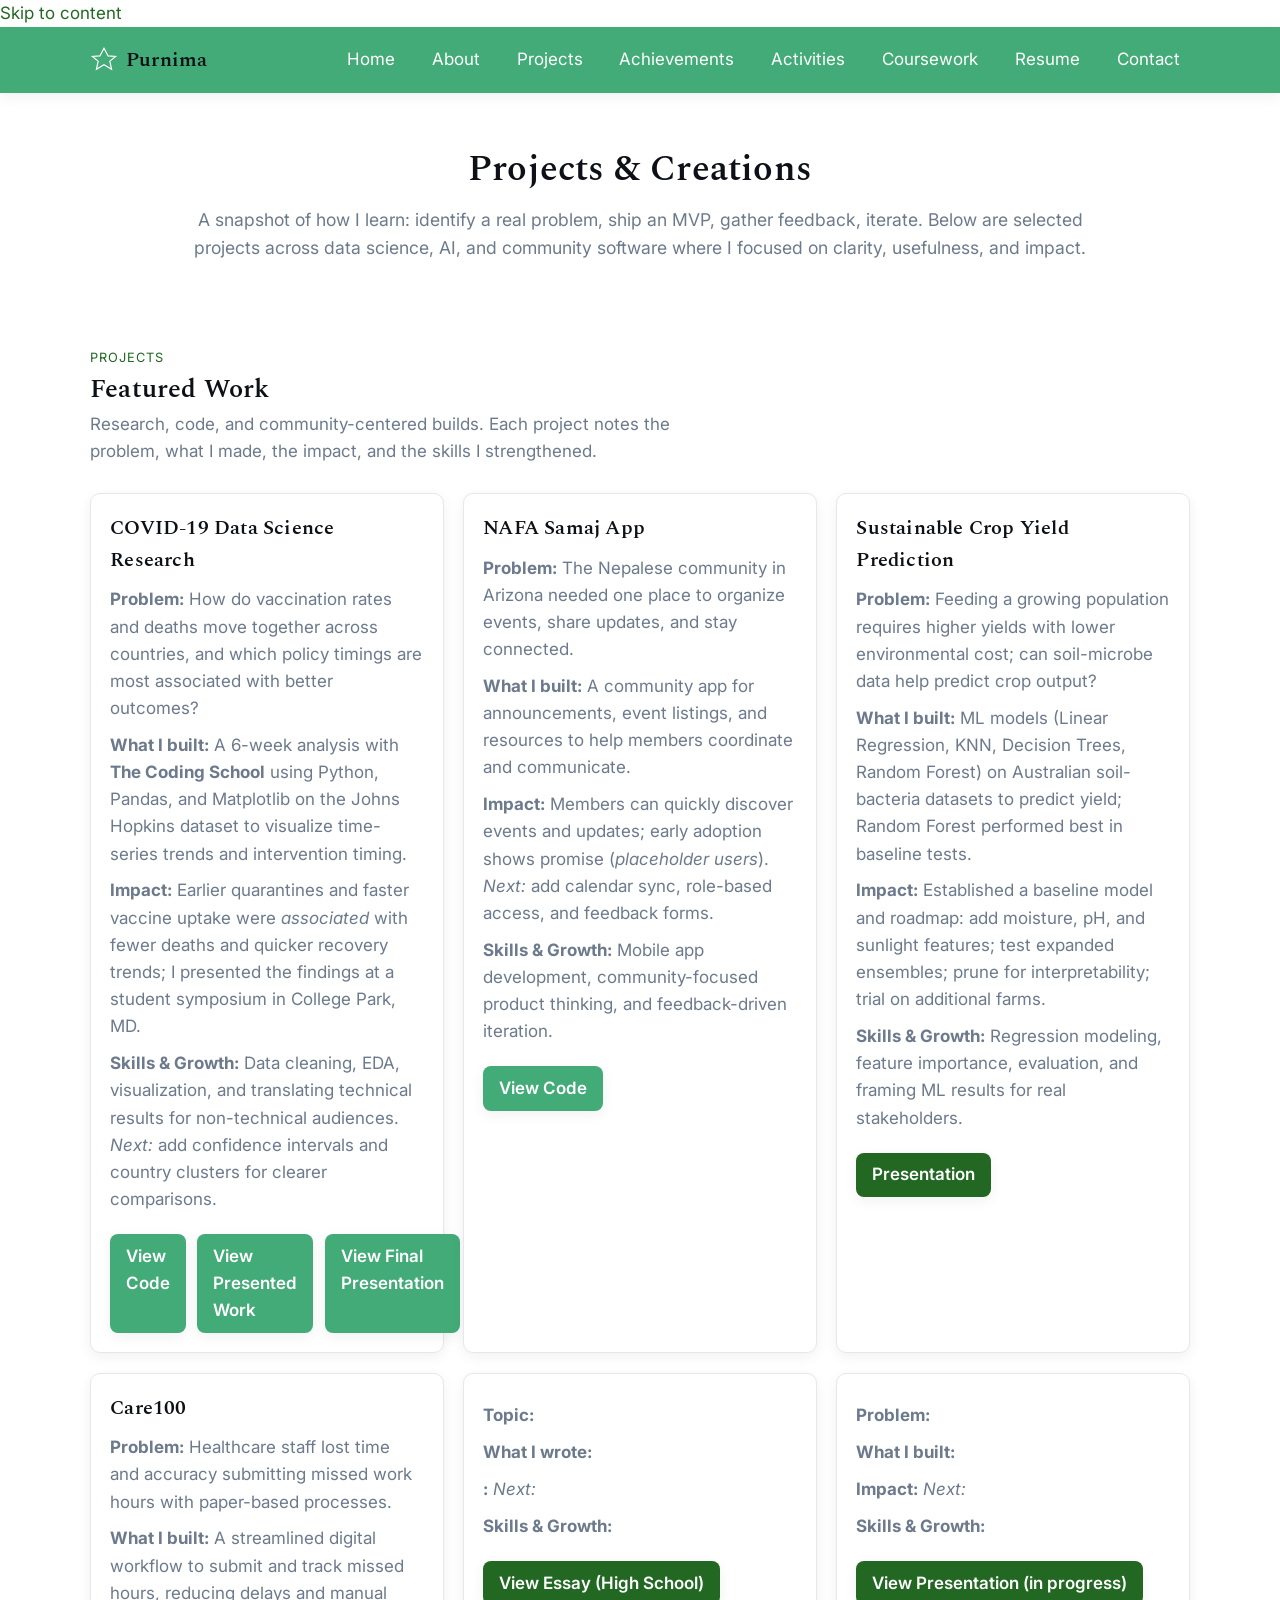
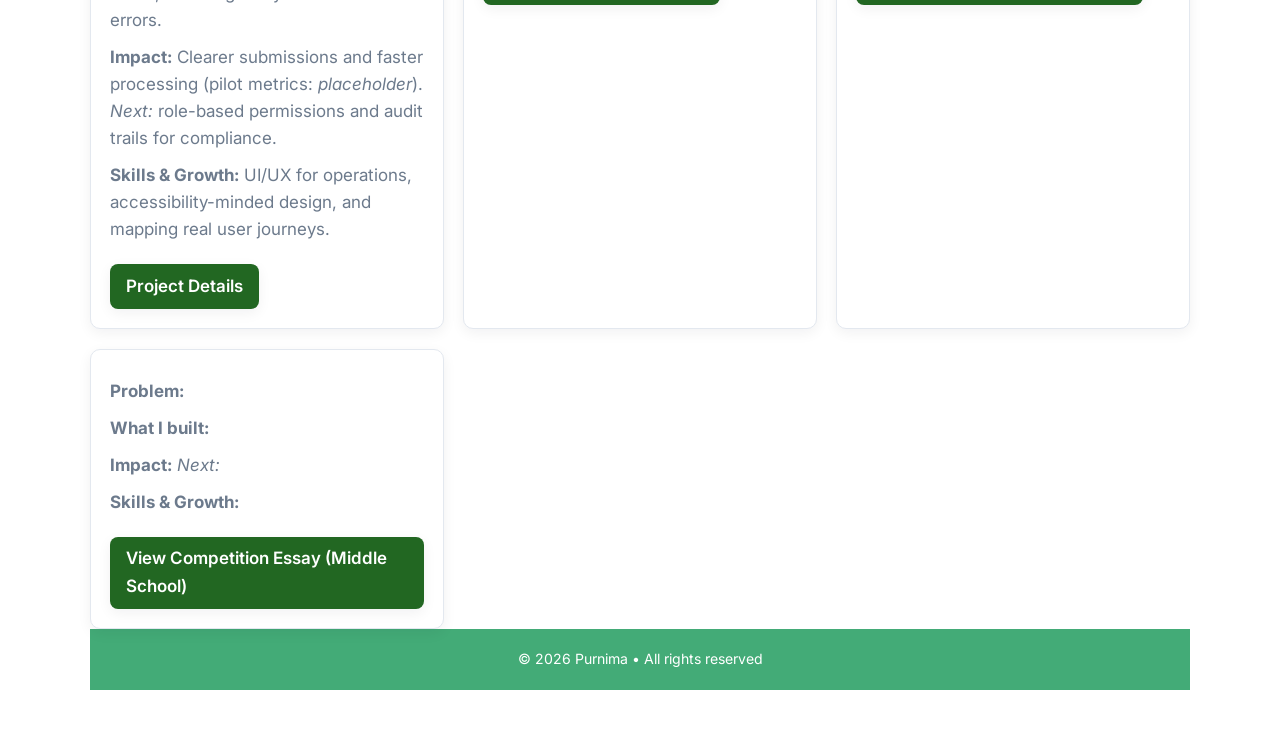
<file: projects.html>
<!DOCTYPE html>
<html lang="en">
<head>
  <meta charset="utf-8" />
  <meta name="viewport" content="width=device-width, initial-scale=1" />
  <title>Projects • Purnima</title>
  <link rel="preconnect" href="https://fonts.googleapis.com">
  <link rel="preconnect" href="https://fonts.gstatic.com" crossorigin>
  <link href="https://fonts.googleapis.com/css2?family=Inter:wght@300;400;600;700&display=swap" rel="stylesheet">
  <link rel="stylesheet" href="assets/css/style.css" />
  <script defer src="assets/js/main.js"></script>
  <meta name="description" content="Explore Purnima's projects in data science, AI, and community impact. Learn about her COVID-19 research, NAFA Samaj app, and more." />
</head>
<body>
  <a class="skip-link" href="#main">Skip to content</a>

  <!-- Header Navigation -->
  <header>
    <div class="container">
      <nav class="navbar" aria-label="Main navigation">
        <a class="brand" href="index.html">
          <svg viewBox="0 0 24 24" fill="none" aria-hidden="true" width="28" height="28">
            <path d="M12 2l3.5 6.5L22 9l-5 4 1.5 7L12 16l-6.5 4L7 13 2 9l6.5-.5L12 2z" stroke="currentColor" />
          </svg>
          <span>Purnima</span>
        </a>
        <div class="nav-links">
          <a href="index.html">Home</a>
          <a href="about.html">About</a>
          <a href="projects.html" class="active" aria-current="page">Projects</a>
          <a href="achievements.html">Achievements</a>
          <a href="activities.html">Activities</a>
          <a href="coursework.html">Coursework</a>
          <a href="resume.html">Resume</a>
          <a href="contact.html">Contact</a>
        </div>
        <div class="hamburger" aria-label="Open navigation menu" role="button" tabindex="0">
          <span></span>
          <span></span>
          <span></span>
        </div>
        <div class="mobile-menu" aria-label="Mobile menu">
          <a href="index.html">Home</a>
          <a href="about.html">About</a>
          <a href="projects.html">Projects</a>
          <a href="achievements.html">Achievements</a>
          <a href="activities.html">Activities</a>
          <a href="coursework.html">Coursework</a>
          <a href="resume.html">Resume</a>
          <a href="contact.html">Contact</a>
        </div>
      </nav>
    </div>
  </header>

  <!-- Main Content -->
  <main id="main" tabindex="-1">

    <!-- Tagline / Intro Section -->
    <section style="padding:3rem 0; text-align:center;">
      <div class="container" style="max-width:900px;">
        <h1 style="font-size:2.25rem; margin-bottom:0.5rem;">Projects & Creations</h1>
        <p style="font-size:1.1rem; color:var(--muted); line-height:1.6; margin-top:0.5rem;">
          A snapshot of how I learn: identify a real problem, ship an MVP, gather feedback, iterate. Below are selected projects across data science, AI, and community software where I focused on clarity, usefulness, and impact.
        </p>
      </div>
    </section>

    <!-- Featured Projects Section -->
    <section style="padding-top:2rem;">
      <div class="container">
        <div class="section-header">
          <span class="kicker">Projects</span>
          <h2 class="title">Featured Work</h2>
          <p class="desc">Research, code, and community-centered builds. Each project notes the problem, what I made, the impact, and the skills I strengthened.</p>
        </div>

        <div class="grid grid-2">

          <!-- COVID-19 Research Project -->
          <div class="card" id="covid-research">
            <h3>COVID-19 Data Science Research</h3>
            <p><strong>Problem:</strong> How do vaccination rates and deaths move together across countries, and which policy timings are most associated with better outcomes?</p>
            <p><strong>What I built:</strong> A 6-week analysis with <strong>The Coding School</strong> using Python, Pandas, and Matplotlib on the Johns Hopkins dataset to visualize time-series trends and intervention timing.</p>
            <p><strong>Impact:</strong> Earlier quarantines and faster vaccine uptake were <em>associated</em> with fewer deaths and quicker recovery trends; I presented the findings at a student symposium in College Park, MD.</p>
            <p><strong>Skills & Growth:</strong> Data cleaning, EDA, visualization, and translating technical results for non-technical audiences. <em>Next:</em> add confidence intervals and country clusters for clearer comparisons.</p>
            <div style="margin-top:0.7rem; display:flex; gap:0.7rem;">
              <a href="https://github.com/padhikari26/Covid-19_ResearchProject" class="btn" style="background-color:var(--primary);" aria-label="Open code repository" target="_blank" rel="noopener noreferrer">View Code</a>
              <a href="resources/documents/TCS_COVID-19_Research_Project_PAdhikari.pdf" class="btn" style="background-color:var(--primary);" aria-label="Open presentation" target="_blank" rel="noopener noreferrer">View Presented Work</a>
              <a href="resources/documents/TCS_COVID-19_Research_Project_PAdhikari (Final).pdf" class="btn" style="background-color:var(--primary);" aria-label="Open presentation" target="_blank" rel="noopener noreferrer">View Final Presentation</a>
            </div>
          </div>
        
          <!-- NAFA Samaj App -->
          <div class="card" id="nafa-samaj">
            <h3>NAFA Samaj App</h3>
            <p><strong>Problem:</strong> The Nepalese community in Arizona needed one place to organize events, share updates, and stay connected.</p>
            <p><strong>What I built:</strong> A community app for announcements, event listings, and resources to help members coordinate and communicate.</p>
            <p><strong>Impact:</strong> Members can quickly discover events and updates; early adoption shows promise (<em>placeholder users</em>). <em>Next:</em> add calendar sync, role-based access, and feedback forms.</p>
            <p><strong>Skills & Growth:</strong> Mobile app development, community-focused product thinking, and feedback-driven iteration.</p>
            <div style="margin-top:0.7rem; display:flex; gap:0.7rem;">
              <a href="https://github.com/padhikari26/NAFA" class="btn" style="background-color:var(--primary);" aria-label="Open code repository" target="_blank" rel="noopener noreferrer">View Code</a>
            </div>
          </div>
        
          <!-- Inspirit AI Sustainable Farming -->
          <div class="card" id="inspirit-ai">
            <h3>Sustainable Crop Yield Prediction</h3>
            <p><strong>Problem:</strong> Feeding a growing population requires higher yields with lower environmental cost; can soil-microbe data help predict crop output?</p>
            <p><strong>What I built:</strong> ML models (Linear Regression, KNN, Decision Trees, Random Forest) on Australian soil-bacteria datasets to predict yield; Random Forest performed best in baseline tests.</p>
            <p><strong>Impact:</strong> Established a baseline model and roadmap: add moisture, pH, and sunlight features; test expanded ensembles; prune for interpretability; trial on additional farms.</p>
            <p><strong>Skills & Growth:</strong> Regression modeling, feature importance, evaluation, and framing ML results for real stakeholders.</p>
            <div style="margin-top:0.7rem; display:flex; gap:0.7rem;">
              <a href="https://docs.google.com/presentation/d/1MRMObpSJsQsiU1ZTS6OWpfwle2PcoUgQXSuerGiCWeM/edit?usp=sharing" class="btn" aria-label="Open project presentation" target="_blank" rel="noopener noreferrer">Presentation</a>
            </div>
          </div>
        
          <!-- Care100 Healthcare App -->
          <div class="card" id="care100">
            <h3>Care100</h3>
            <p><strong>Problem:</strong> Healthcare staff lost time and accuracy submitting missed work hours with paper-based processes.</p>
            <p><strong>What I built:</strong> A streamlined digital workflow to submit and track missed hours, reducing delays and manual errors.</p>
            <p><strong>Impact:</strong> Clearer submissions and faster processing (pilot metrics: <em>placeholder</em>). <em>Next:</em> role-based permissions and audit trails for compliance.</p>
            <p><strong>Skills & Growth:</strong> UI/UX for operations, accessibility-minded design, and mapping real user journeys.</p>
            <div style="margin-top:0.7rem; display:flex; gap:0.7rem;">
              <a href="https://github.com/padhikari26/Care100" class="btn" aria-label="Open project details page" target="_blank" rel="noopener noreferrer">Project Details</a>
            </div>
          </div>
        
          <div class="card" id="nrna-essay">
            <h3></h3>
            <p><strong>Topic:</strong></p>
            <p><strong>What I wrote:</strong> </p>
            <p><strong>:</strong>  <em>Next:</em></p>
            <p><strong>Skills & Growth:</strong> </p>
            <div style="margin-top:0.7rem; display:flex; gap:0.7rem;">
              <a href="resources/documents/NRNA _AI in Education_ Essay.pdf" class="btn" aria-label="Open Essay" target="_blank" rel="noopener noreferrer">View Essay (High School)</a>
            </div>
          </div>

          <div class="card" id="python-class-lessons">
            <h3></h3>
            <p><strong>Problem:</strong> </p>
            <p><strong>What I built:</strong> </p>
            <p><strong>Impact:</strong>  <em>Next:</em></p>
            <p><strong>Skills & Growth:</strong> </p>
            <div style="margin-top:0.7rem; display:flex; gap:0.7rem;">
              <a href="https://www.canva.com/design/DAGwPPqGViQ/bXYyrb4t933r4zn4yUOipQ/edit" class="btn" aria-label="Open class lesson presentation" target="_blank" rel="noopener noreferrer">View Presentation (in progress)</a>
            </div>
          </div>

          <div class="card" id="other">
            <h3></h3>
            <p><strong>Problem:</strong> </p>
            <p><strong>What I built:</strong> </p>
            <p><strong>Impact:</strong>  <em>Next:</em></p>
            <p><strong>Skills & Growth:</strong> </p>
            <div style="margin-top:0.7rem; display:flex; gap:0.7rem;">
              <a href="resources/documents/DBC_Written Doc_Purnima_Adhikari.docx" class="btn" aria-label="Open Competition Writing" target="_blank" rel="noopener noreferrer">View Competition Essay (Middle School)</a>
            </div>
          </div>

        </div>
        

  <footer>
    © <span id="year"></span> Purnima • All rights reserved
  </footer>

  <script>
    document.getElementById('year').textContent = new Date().getFullYear();

    (function () {
      var hb = document.querySelector('.hamburger');
      var menu = document.querySelector('.mobile-menu');
      if (hb && menu) {
        hb.addEventListener('click', function () {
          menu.classList.toggle('open');
        });
        hb.addEventListener('keypress', function (e) {
          if (e.key === 'Enter' || e.key === ' ') menu.classList.toggle('open');
        });
      }
    })();
  </script>

  <script>
    document.addEventListener("DOMContentLoaded", () => {
      const hash = window.location.hash;
      if (!hash) return;

      const card = document.querySelector(hash);
      if (card && card.classList.contains("card")) {
        card.classList.add("highlight");
        card.scrollIntoView({ behavior: "smooth", block: "center" });

        // Optional: remove highlight after a few seconds
        setTimeout(() => {
          card.classList.remove("highlight");
        }, 4500);
      }
    });
  </script>

</body>
</html>
</file>
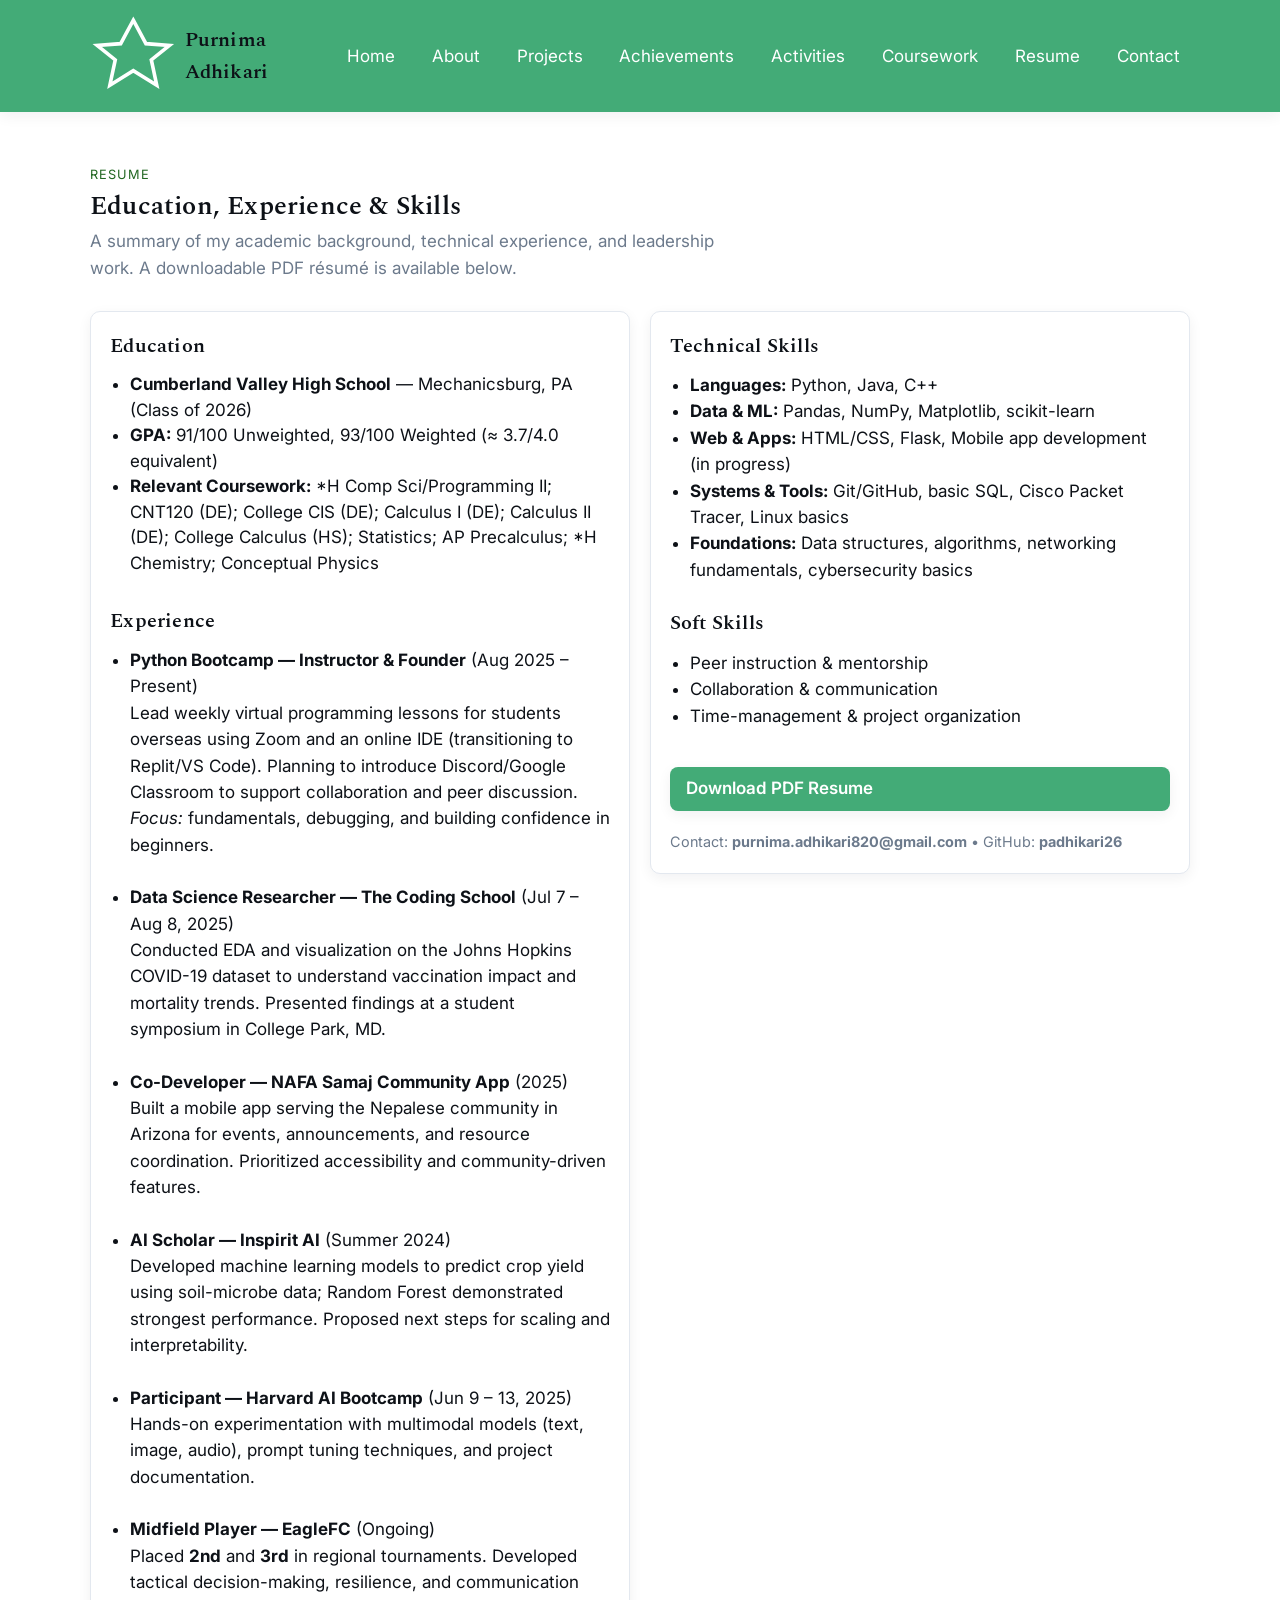
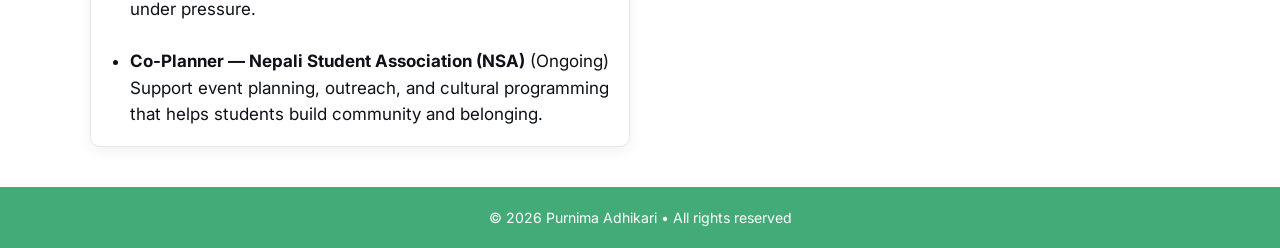
<file: resume.html>
<!DOCTYPE html>
<html lang="en">
<head>
  <meta charset="utf-8" />
  <meta name="viewport" content="width=device-width, initial-scale=1" />
  <title>Résumé • Purnima Adhikari</title>
  <link rel="preconnect" href="https://fonts.googleapis.com">
  <link rel="preconnect" href="https://fonts.gstatic.com" crossorigin>
  <link href="https://fonts.googleapis.com/css2?family=Inter:wght@300;400;600;700&display=swap" rel="stylesheet">
  <link rel="stylesheet" href="assets/css/style.css" />
  <script defer src="assets/js/main.js"></script>
  <meta name="description" content="View the résumé of Purnima Adhikari including education, experience and skills." />
</head>

<body>
  <a class="skip-link" href="#main" style="position:absolute;left:-10000px;top:auto;width:1px;height:1px;overflow:hidden;">Skip to content</a>

  <header>
    <div class="container">
      <nav class="navbar" aria-label="Main navigation">
        <a class="brand" href="index.html">
          <svg viewBox="0 0 24 24" fill="none" aria-hidden="true">
            <path d="M12 2l3.5 6.5L22 9l-5 4 1.5 7L12 16l-6.5 4L7 13 2 9l6.5-.5L12 2z" stroke="currentColor" />
          </svg>
          <span>Purnima Adhikari</span>
        </a>
        <div class="nav-links">
          <a href="index.html">Home</a>
          <a href="about.html">About</a>
          <a href="projects.html">Projects</a>
          <a href="achievements.html">Achievements</a>
          <a href="activities.html">Activities</a>
          <a href="coursework.html">Coursework</a>
          <a href="resume.html" class="active" aria-current="page">Resume</a>
          <a href="contact.html">Contact</a>
        </div>
        <div class="hamburger" aria-label="Open navigation menu" role="button" tabindex="0"><span></span><span></span><span></span></div>
        <div class="mobile-menu" aria-label="Mobile menu">
          <a href="index.html">Home</a>
          <a href="about.html">About</a>
          <a href="projects.html">Projects</a>
          <a href="achievements.html">Achievements</a>
          <a href="activities.html">Activities</a>
          <a href="coursework.html">Coursework</a>
          <a href="resume.html" aria-current="page">Resume</a>
          <a href="contact.html">Contact</a>
        </div>
      </nav>
    </div>
  </header>

  <main id="main">
    <section style="padding-top:3rem;">
      <div class="container">
        <div class="section-header">
          <span class="kicker">Resume</span>
          <h2 class="title">Education, Experience &amp; Skills</h2>
          <p class="desc">A summary of my academic background, technical experience, and leadership work. A downloadable PDF résumé is available below.</p>
        </div>

        <div class="grid grid-2" style="align-items:flex-start;">

          <!-- Left Column: Education + Experience -->
          <div class="card">
            <h3>Education</h3>
            <ul style="margin-left:1.25rem;margin-bottom:1.25rem;line-height:1.5;">
              <li><strong>Cumberland Valley High School</strong> — Mechanicsburg, PA (Class of 2026)</li>
              <li><strong>GPA:</strong> 91/100 Unweighted, 93/100 Weighted (≈ 3.7/4.0 equivalent)</li>
              <li><strong>Relevant Coursework:</strong> *H Comp Sci/Programming II; CNT120 (DE); College CIS (DE); Calculus I (DE); Calculus II (DE); College Calculus (HS); Statistics; AP Precalculus; *H Chemistry; Conceptual Physics</li>
            </ul>

            <h3>Experience</h3>
            <ul style="margin-left:1.25rem;line-height:1.55;">

              <li><strong>Python Bootcamp — Instructor & Founder</strong> (Aug 2025 – Present)<br>
                Lead weekly virtual programming lessons for students overseas using Zoom and an online IDE (transitioning to Replit/VS Code). Planning to introduce Discord/Google Classroom to support collaboration and peer discussion.<br>
                <em>Focus:</em> fundamentals, debugging, and building confidence in beginners.
              </li><br>

              <li><strong>Data Science Researcher — The Coding School</strong> (Jul 7 – Aug 8, 2025)<br>
                Conducted EDA and visualization on the Johns Hopkins COVID-19 dataset to understand vaccination impact and mortality trends. Presented findings at a student symposium in College Park, MD.
              </li><br>

              <li><strong>Co-Developer — NAFA Samaj Community App</strong> (2025)<br>
                Built a mobile app serving the Nepalese community in Arizona for events, announcements, and resource coordination. Prioritized accessibility and community-driven features.
              </li><br>

              <li><strong>AI Scholar — Inspirit AI</strong> (Summer 2024)<br>
                Developed machine learning models to predict crop yield using soil-microbe data; Random Forest demonstrated strongest performance. Proposed next steps for scaling and interpretability.
              </li><br>

              <li><strong>Participant — Harvard AI Bootcamp</strong> (Jun 9 – 13, 2025)<br>
                Hands-on experimentation with multimodal models (text, image, audio), prompt tuning techniques, and project documentation.
              </li><br>

              <li><strong>Midfield Player — EagleFC</strong> (Ongoing)<br>
                Placed <strong>2nd</strong> and <strong>3rd</strong> in regional tournaments. Developed tactical decision-making, resilience, and communication under pressure.
              </li><br>

              <li><strong>Co-Planner — Nepali Student Association (NSA)</strong> (Ongoing)<br>
                Support event planning, outreach, and cultural programming that helps students build community and belonging.
              </li>

            </ul>
          </div>

          <!-- Right Column: Skills + Download -->
          <div class="card">

            <h3>Technical Skills</h3>
            <ul style="margin-left:1.25rem;margin-bottom:1rem;line-height:1.55;">
              <li><strong>Languages:</strong> Python, Java, C++</li>
              <li><strong>Data & ML:</strong> Pandas, NumPy, Matplotlib, scikit-learn</li>
              <li><strong>Web & Apps:</strong> HTML/CSS, Flask, Mobile app development (in progress)</li>
              <li><strong>Systems & Tools:</strong> Git/GitHub, basic SQL, Cisco Packet Tracer, Linux basics</li>
              <li><strong>Foundations:</strong> Data structures, algorithms, networking fundamentals, cybersecurity basics</li>
            </ul>

            <h3>Soft Skills</h3>
            <ul style="margin-left:1.25rem;margin-bottom:1.75rem;line-height:1.55;">
              <li>Peer instruction & mentorship</li>
              <li>Collaboration & communication</li>
              <li>Time-management & project organization</li>
            </ul>

            <a href="resources/Purnima_Adhikari_Resume.pdf" class="btn" download style="background-color:var(--primary);">Download PDF Resume</a>
            <p style="margin-top:0.6rem;font-size:0.9rem;color:var(--muted);">Contact: <strong>purnima.adhikari820@gmail.com</strong> • GitHub: <strong>padhikari26</strong></p>

          </div>

        </div>
      </div>
    </section>
  </main>

  <footer>
    © <span id="year"></span> Purnima Adhikari • All rights reserved
  </footer>

  <script>
    document.getElementById('year').textContent = new Date().getFullYear();
  </script>
</body>
</html>
</file>
<file: assets/css/style.css>
/*
 * Portfolio Website Stylesheet — Refined Academic Theme
 * Calm, research-inspired colors with serif heading accents.
 */

 @import url('https://fonts.googleapis.com/css2?family=Inter:wght@300;400;500;600&family=Spectral:wght@500;600;700&display=swap');

 :root {
   --primary: #43ab77;   
   --accent:  #226722;   
   --text:    #0d1117;   
   --muted:   #6c7a8c;   
   --bg:      #ffffff;
   --surface: #f7f9fc;
   --border:  #e3e8ef;
 
   --shadow:        0 4px 14px rgba(15,23,42,.06);
   --shadow-hover:  0 10px 24px rgba(15,23,42,.12);
 }
 
 
 /* Global reset */
 * { box-sizing:border-box; margin:0; padding:0; }
 body {
   font-family: 'Inter', sans-serif;
   background: var(--bg);
   color: var(--text);
   line-height: 1.6;
   font-size: 17px;
 }
 
 a {
   color: var(--accent);
   text-decoration: none;
 }
 a:hover { text-decoration: underline; }
 
 /* Headings use Spectral for academic feel */
 h1, h2, h3, h4,
 .section-header .title,
 .brand span {
   font-family: 'Spectral', ui-serif, Georgia, serif;
   font-weight: 600;
   color: var(--text);
   letter-spacing: .2px;
 }
 
 /* --- Header + Nav --- */
 header {
   background: var(--primary);
   color: #fff;
   position: sticky; top: 0;
   width: 100%; z-index: 999;
   box-shadow: var(--shadow);
 }
 .container {
   width: 90%;
   max-width: 1100px;
   margin: auto;
 }
 .navbar {
   display:flex; align-items:center; justify-content:space-between;
   padding: .8rem 0;
 }
 .brand {
   display:flex; align-items:center; gap:.5rem;
   font-size:1.25rem; font-weight:600; color:#fff;
 }
 .nav-links { display:flex; gap:1rem; }
 .nav-links a {
   color:#fff; position:relative; padding:.4rem .65rem; border-radius:6px;
   transition:color .25s ease;
 }
 .nav-links a::after {
   content:""; position:absolute; left:0; bottom:-4px;
   width:0; height:2px; background:var(--accent); transition:width .25s ease;
 }
 .nav-links a:hover { color:var(--accent); }
 .nav-links a:hover::after { width:100%; }
 
 /* Mobile nav */
 .hamburger { display:none; flex-direction:column; gap:.3rem; cursor:pointer; }
 .hamburger span { width:25px; height:3px; background:#fff; border-radius:2px; }
 
 .mobile-menu {
   display:none; flex-direction:column;
   background:var(--primary);
   position:absolute; top:100%; left:0; width:100%;
 }
 .mobile-menu.open { display:flex; }
 .mobile-menu a {
   color:#fff; padding:.75rem 1rem; border-top:1px solid rgba(255,255,255,.15);
 }
 
 /* Responsiveness */
 @media (max-width: 768px){
   .nav-links{ display:none; }
   .hamburger{ display:flex; }
 }
 @media (min-width: 769px){
   .mobile-menu{ display:none !important; }
 }
 
 /* --- Layout Sections --- */
 section { padding: 2.5rem 0; }
 .section-header { margin-bottom:1.75rem; }
 .section-header .kicker {
   font-size:.8rem; color:var(--accent); text-transform:uppercase; letter-spacing:.08em;
 }
 .section-header .desc { max-width:650px; color:var(--muted); }
 
 /* Grid utilities */
 .grid { display:grid; gap:1.2rem; }
 .grid-2 { grid-template-columns:repeat(auto-fit, minmax(300px,1fr)); }
 
 /* --- Cards --- */
 .card {
   background:#fff; border:1px solid var(--border);
   border-radius:10px; padding:1.2rem; display:flex; flex-direction:column; gap:.6rem;
   box-shadow:var(--shadow);
   transition:.25s ease;
 }
 .card p { color:var(--muted); }
 .card:hover { transform:translateY(-4px); border-color:var(--accent); box-shadow:var(--shadow-hover); }
 
 /* --- Buttons --- */
 .btn {
   display:inline-block; padding:.55rem 1rem;
   background:var(--accent); color:#fff; border-radius:8px;
   font-weight:600; box-shadow:var(--shadow);
   transition:.25s ease;
 }
 .btn:hover { background:#4c93cf; transform:translateY(-2px); box-shadow:var(--shadow-hover); }
 
 /* --- Coursework Table --- */
 table.course-table { width:100%; border-collapse:collapse; }
 .course-table th, .course-table td {
   padding:.65rem; border-bottom:1px solid var(--border); font-size:.95rem;
 }
 .course-table th { background:#f9fafc; font-weight:600; }
 
 /* --- Footer --- */
 footer {
   background:var(--primary); color:#fff;
   text-align:center; padding:1.2rem 0; font-size:.88rem;
 }
 
 /* --- Marquee refined --- */
 .flashing-title-container{ overflow:hidden; width:100%; margin-bottom:1rem; }
 .flashing-title{
   display:inline-block; white-space:nowrap;
   font-family:'Spectral', serif;
   font-weight:500; font-size:1.25rem;
   color:var(--primary); opacity:.85;
   animation: marqueeScroll 18s linear infinite, softFade 6s ease-in-out infinite;
 }
 @keyframes marqueeScroll{
   0%{ transform:translateX(100%); }
   100%{ transform:translateX(-115%); }
 }
 @keyframes softFade{
   0%,100%{ opacity:.78; }
   50%{ opacity:.92; }
 }
 .flashing-title:hover{ opacity:1; transition:opacity .5s ease; }

 .mobile-menu {
  opacity: 0;
  transform: translateY(-8px);
  transition: opacity .25s ease, transform .25s ease;
}
.mobile-menu.open {
  opacity: 1;
  transform: translateY(0);
}

/* Highlight selected project when navigated via link */
.card.highlight {
  border: 2px solid var(--accent);
  box-shadow: 0 0 8px rgba(79, 140, 192, 0.35);
  transition: border 0.3s ease, box-shadow 0.3s ease;
}
</file>
